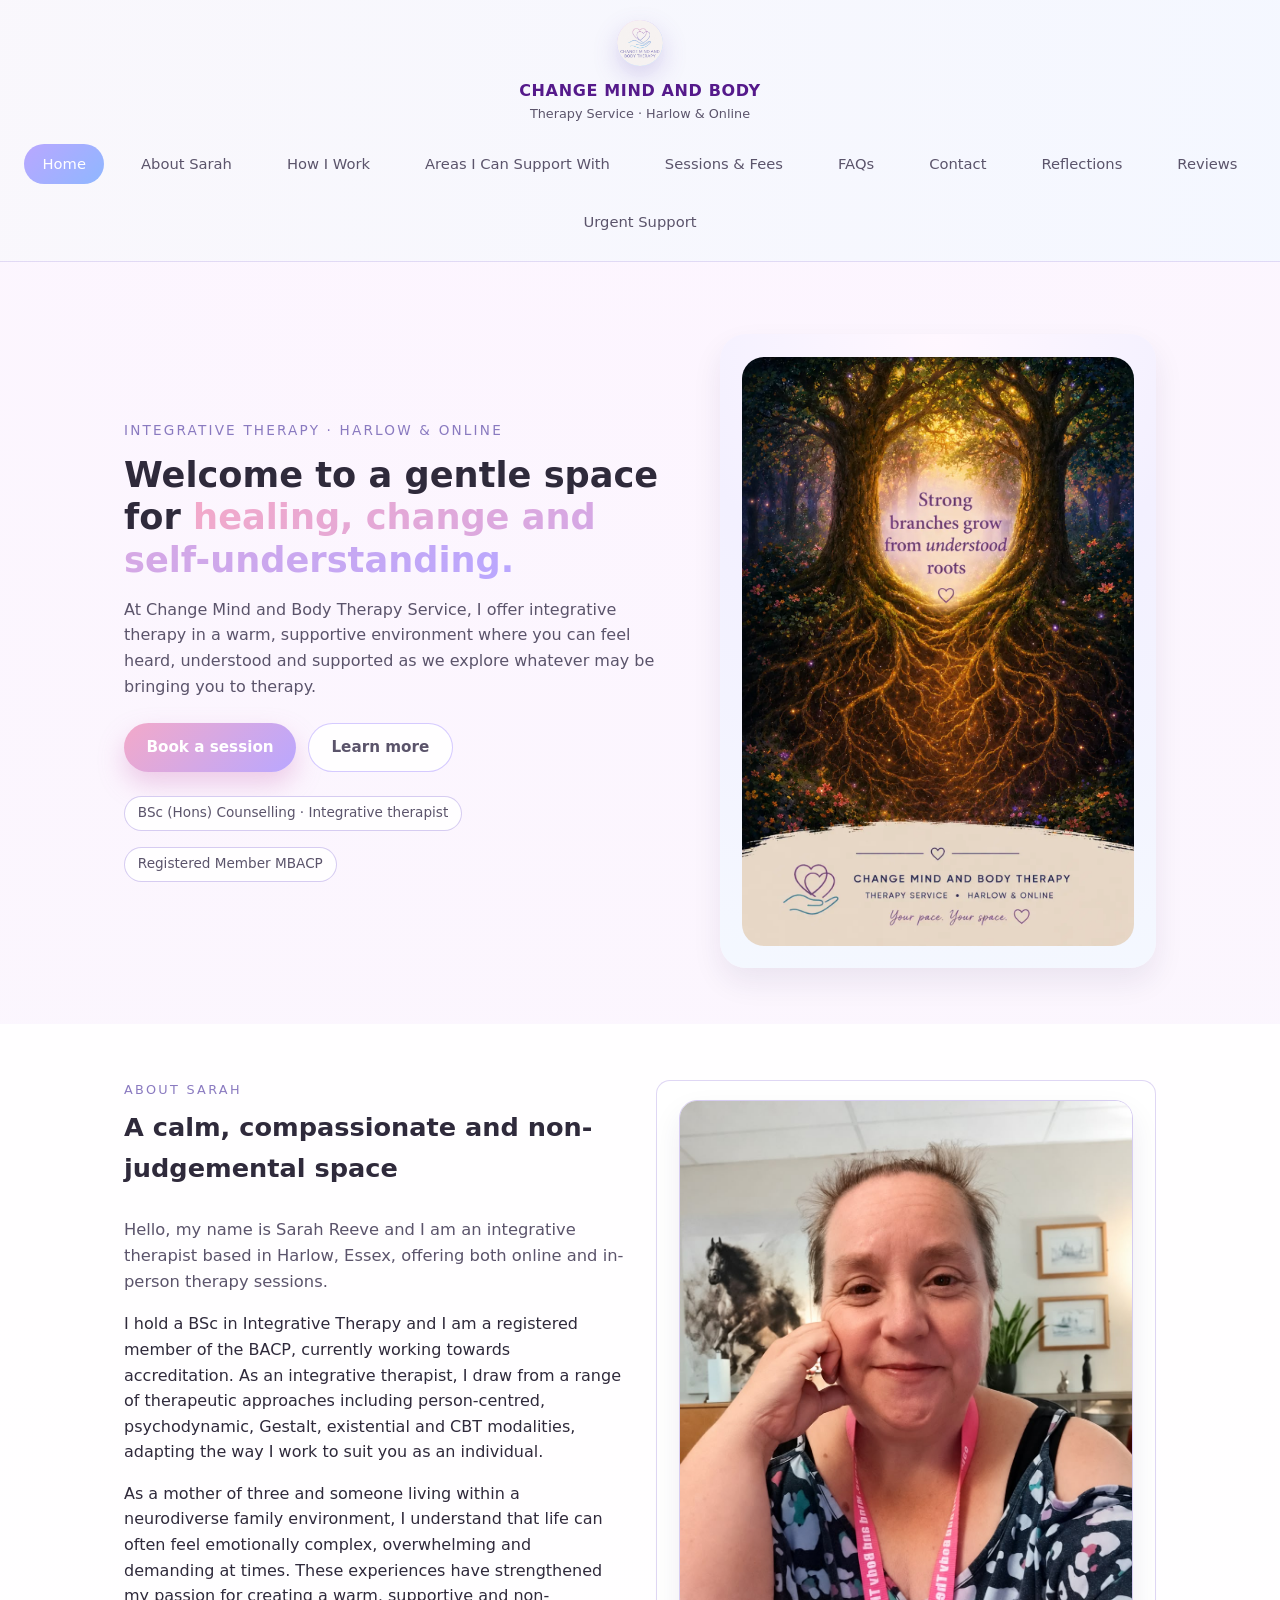
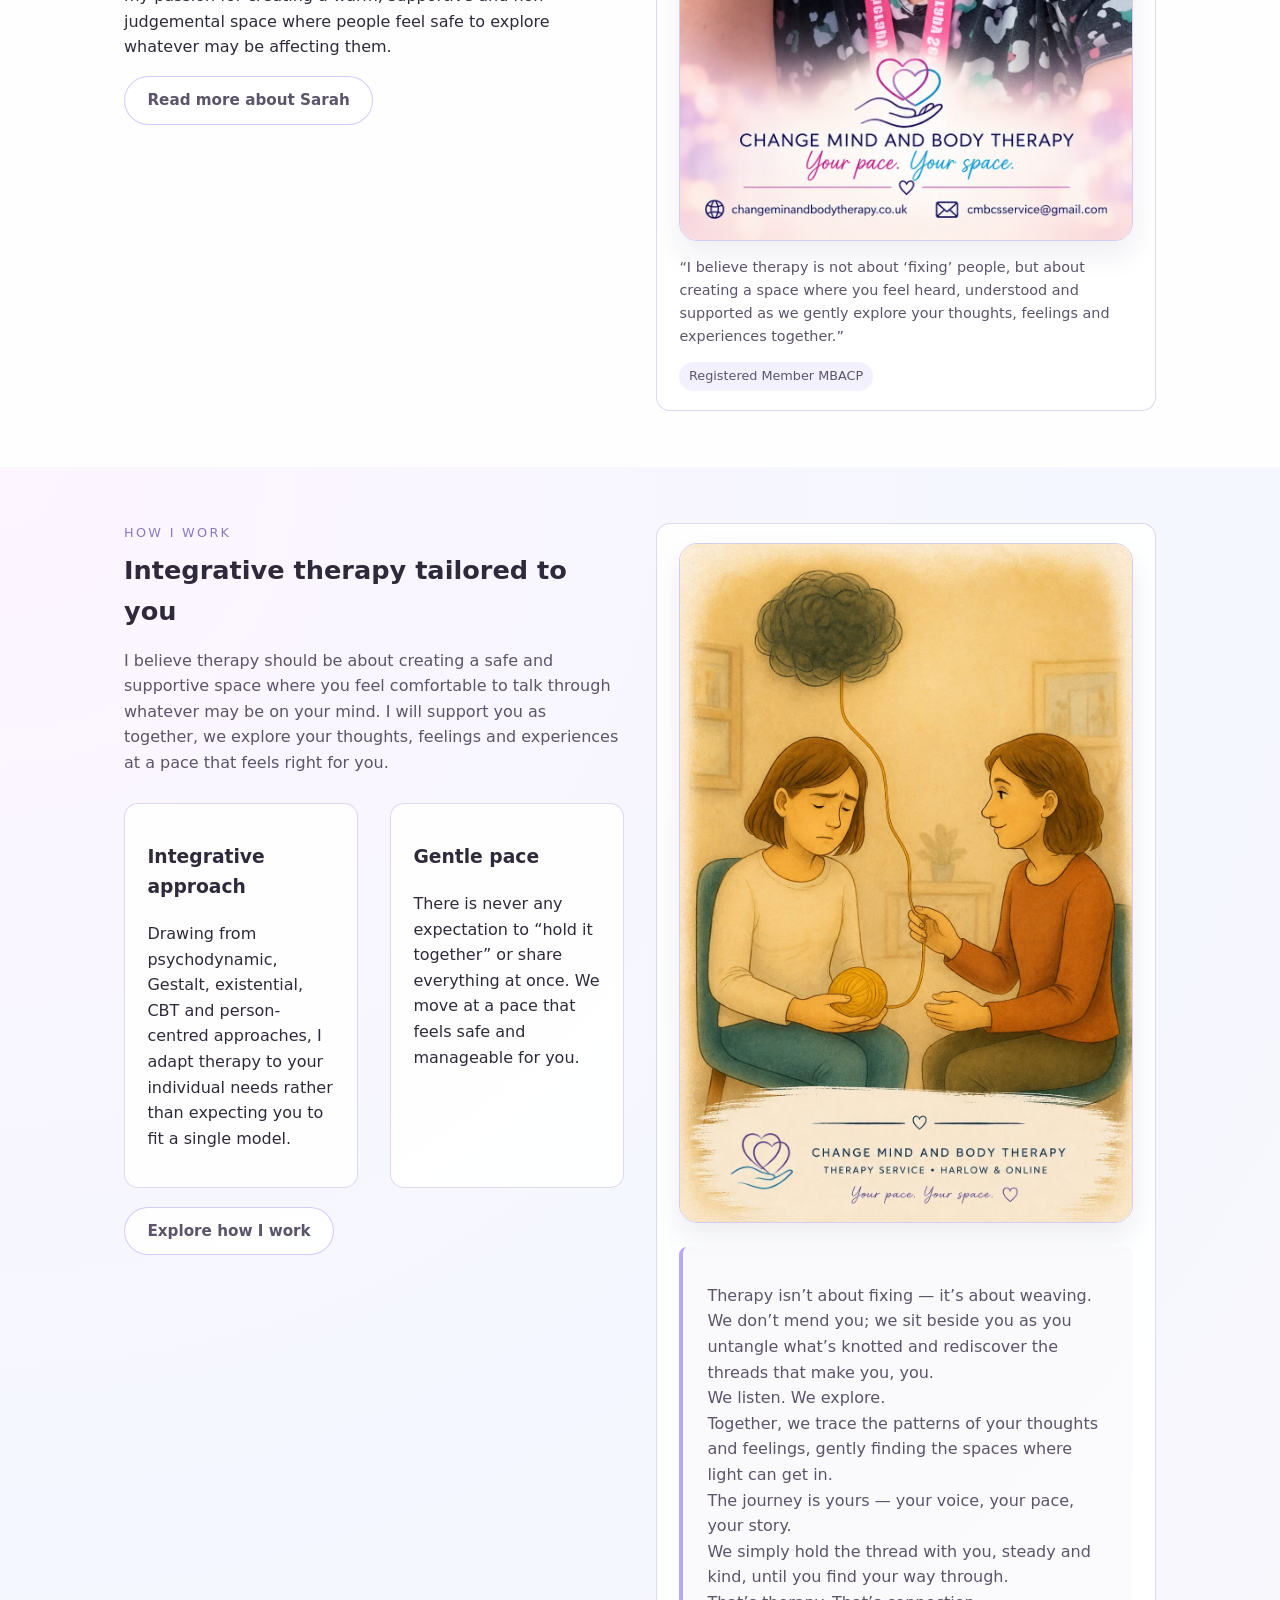
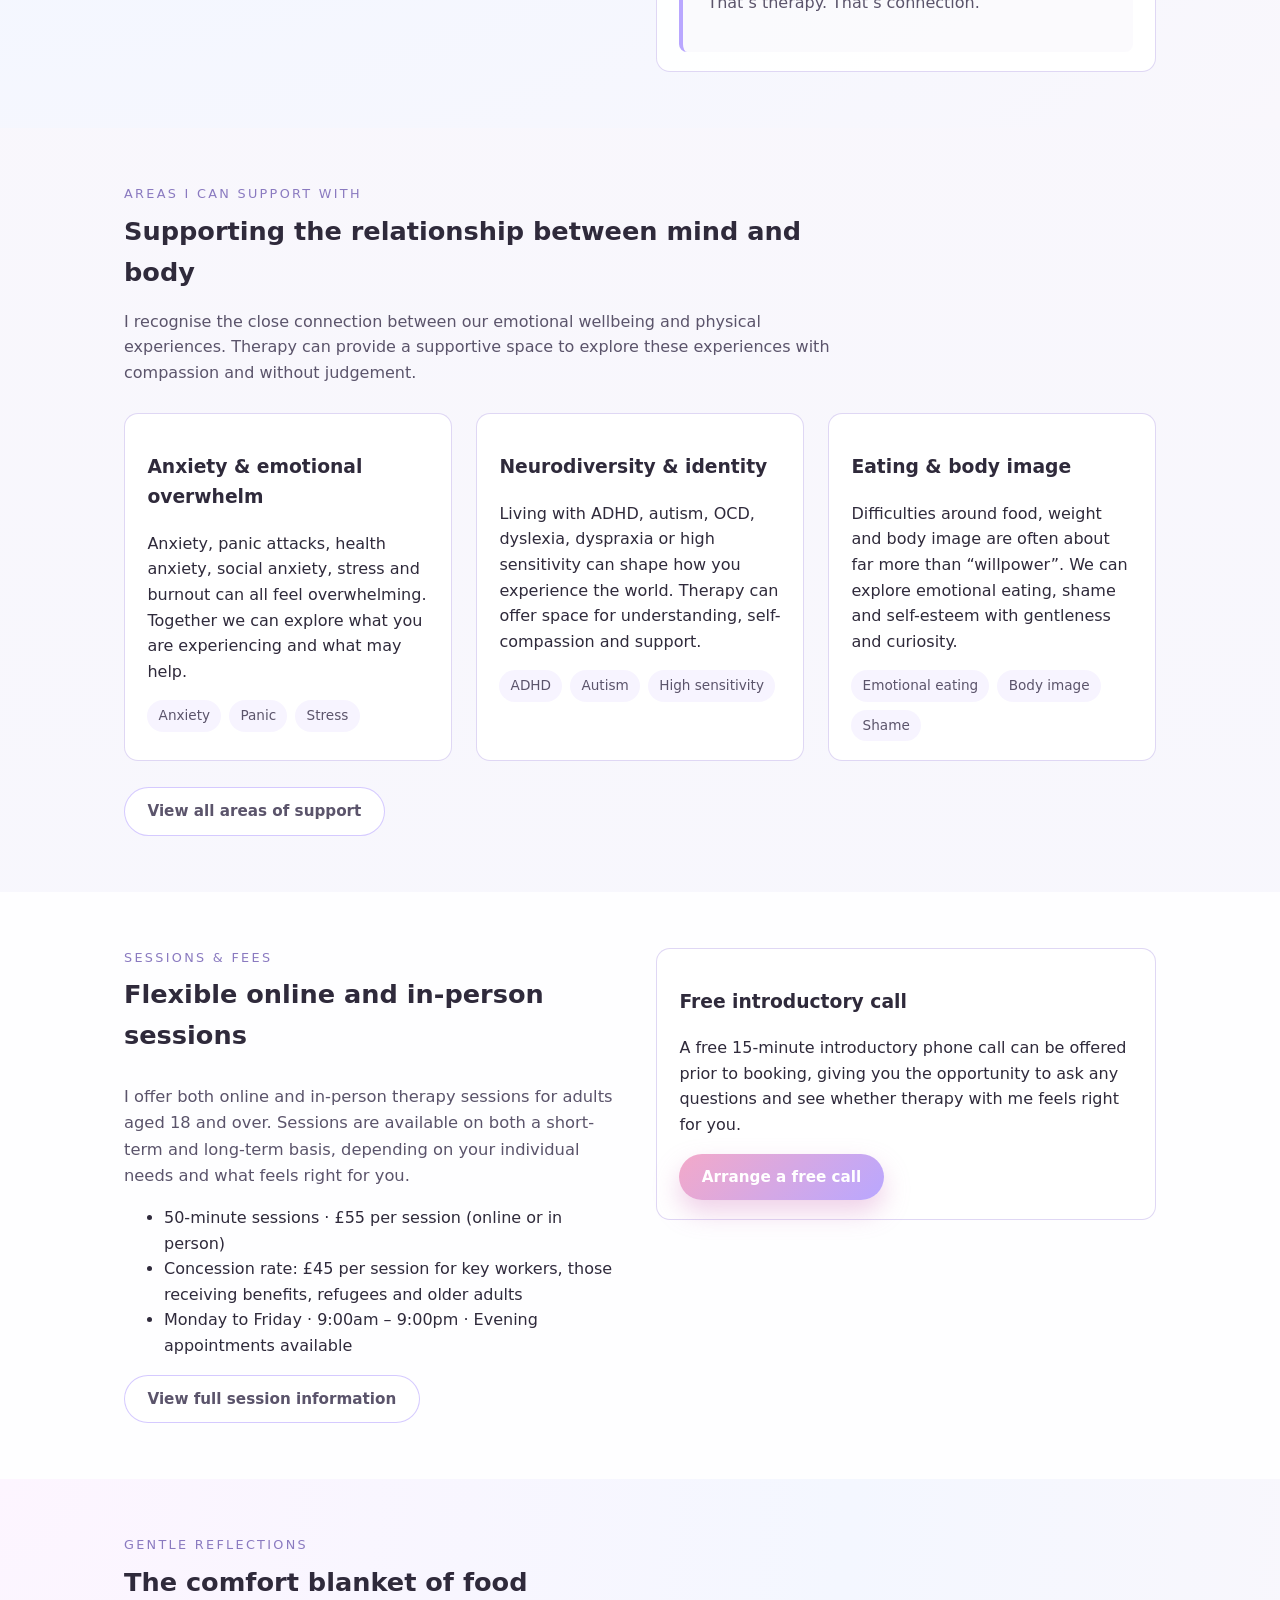
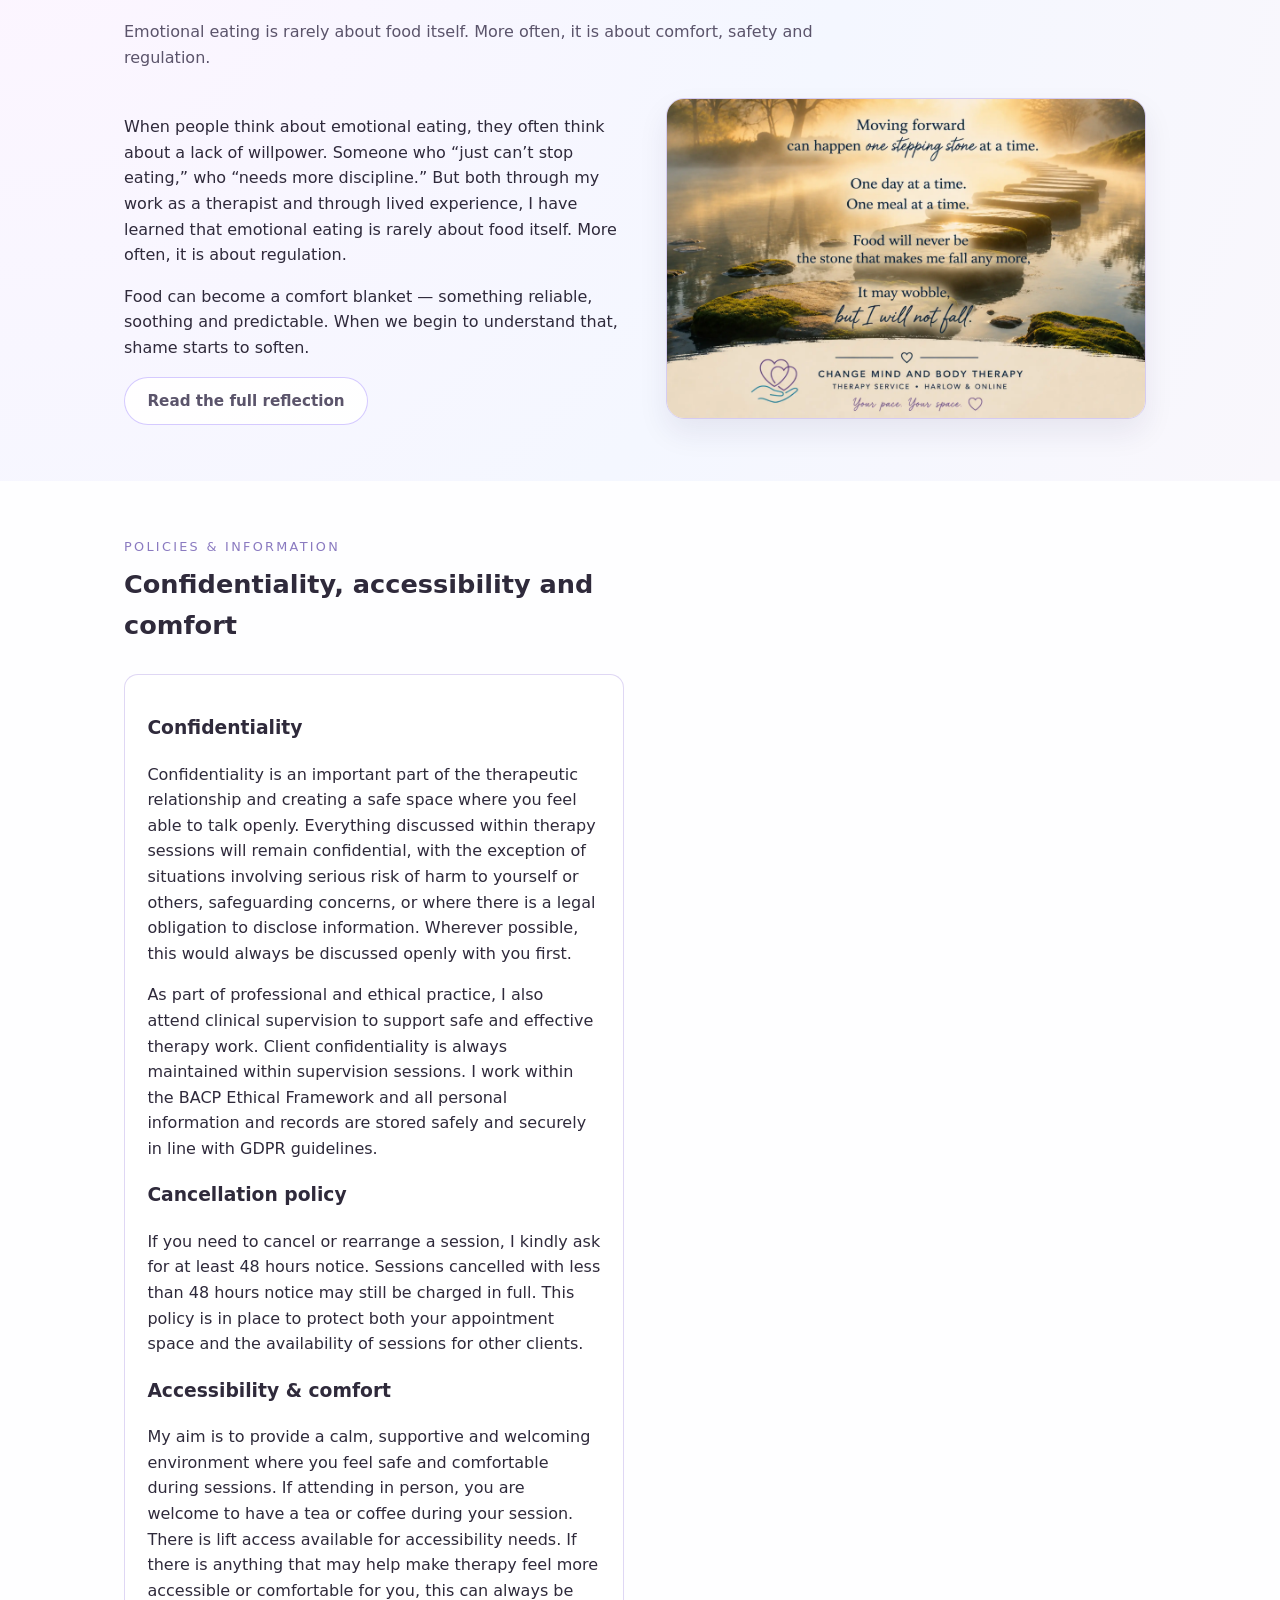
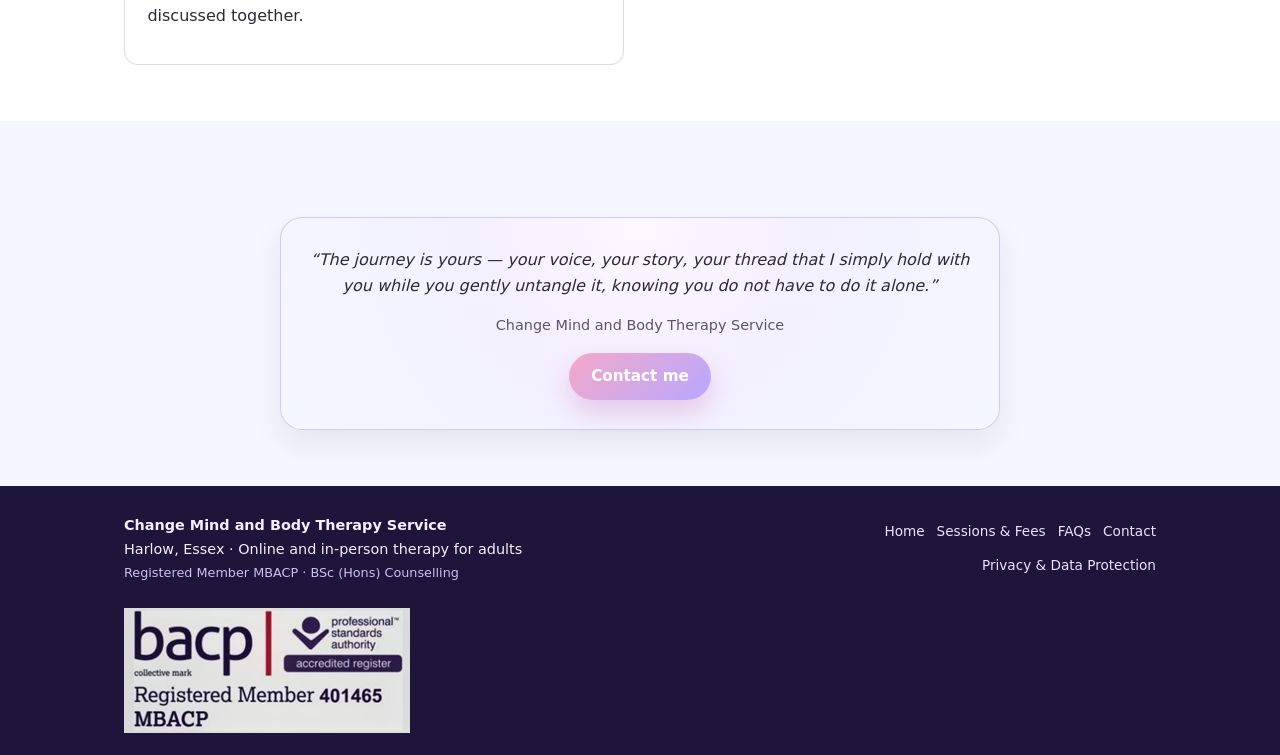
<file: index.html>
<!DOCTYPE html>
<html lang="en">
<head>
  <meta charset="UTF-8" />
  <title>Change Mind and Body Therapy | Home</title>
  <link rel="stylesheet" href="assets/css/styles.css" />
  <meta name="viewport" content="width=device-width, initial-scale=1" />
  <link rel="apple-touch-icon" sizes="180x180" href="/apple-touch-icon.png">
  <link rel="icon" type="image/png" sizes="32x32" href="/favicon-32x32.png">
  <link rel="icon" type="image/png" sizes="16x16" href="/favicon-16x16.png">
  <link rel="manifest" href="/site.webmanifest">

</head>
<body>
<div class="site-wrapper">
  <header class="site-header">
  <div class="header-inner">

    <!-- Branding (logo + text) -->
    <a href="index.html" class="brand">
      <div class="brand-logo">
        <img src="/assets/images/logo-change-mind-and-body.png" alt="Change Mind and Body Therapy logo" />
      </div>
      <div class="brand-text">
        <span class="brand-title">Change Mind and Body</span>
        <span class="brand-subtitle">Therapy Service · Harlow & Online</span>
      </div>
    </a>

    <!-- Mobile nav toggle -->
    <button class="nav-toggle" aria-label="Toggle navigation">
      <span></span><span></span><span></span>
    </button>

    <!-- Navigation -->
    <nav class="site-nav">
      <a href="index.html" class="active">Home</a>
      <a href="about.html">About Sarah</a>
      <a href="how-i-work.html">How I Work</a>
      <a href="areas.html">Areas I Can Support With</a>
      <a href="sessions-fees.html">Sessions &amp; Fees</a>
      <a href="faqs.html">FAQs</a>
      <a href="contact.html">Contact</a>
      <a href="blog.html">Reflections</a>
      <a href="reviews.html">Reviews</a>
      <a href="urgent-support.html">Urgent Support</a>
    </nav>

  </div>
</header>


  <main>
    <!-- Hero -->
    <section class="hero">
      <div class="container hero-inner">
        <div>
          <div class="hero-kicker">Integrative therapy · Harlow &amp; online</div>
          <h1 class="hero-title">
            Welcome to a gentle space for <span>healing, change and self-understanding.</span>
          </h1>
          <p class="hero-text">
            At Change Mind and Body Therapy Service, I offer integrative therapy in a warm, supportive environment
            where you can feel heard, understood and supported as we explore whatever may be bringing you to therapy.
          </p>
          <div class="hero-actions">
            <a href="contact.html" class="btn btn-primary">Book a session</a>
            <a href="how-i-work.html" class="btn btn-outline">Learn more</a>
          </div>
          <div class="hero-meta">
            <span class="hero-meta-pill">BSc (Hons) Counselling · Integrative therapist</span>
            <span class="hero-meta-pill">Registered Member MBACP</span>
          </div>
        </div>
        <div class="hero-visual">
          <div class="hero-card">
            <img
              src="assets/images/tree-quote.webp"
              alt="Two trees with intertwined glowing roots in a peaceful forest"
              class="hero-main-image"
            />
          </div>
        </div>
      </div>
    </section>

    <!-- About preview -->
    <section class="section section-alt">
      <div class="container grid-two">
        <div>
          <div class="section-header">
            <div class="section-kicker">About Sarah</div>
            <h2 class="section-title">A calm, compassionate and non-judgemental space</h2>
          </div>
          <p class="lead">
            Hello, my name is Sarah Reeve and I am an integrative therapist based in Harlow, Essex,
            offering both online and in-person therapy sessions.
          </p>
          <p>
            I hold a BSc in Integrative Therapy and I am a registered member of the BACP, currently working towards
            accreditation. As an integrative therapist, I draw from a range of therapeutic approaches including
            person-centred, psychodynamic, Gestalt, existential and CBT modalities, adapting the way I work to suit you
            as an individual.
          </p>
          <p>
            As a mother of three and someone living within a neurodiverse family environment, I understand that life can
            often feel emotionally complex, overwhelming and demanding at times. These experiences have strengthened my
            passion for creating a warm, supportive and non-judgemental space where people feel safe to explore whatever
            may be affecting them.
          </p>
          <a href="about.html" class="btn btn-outline">Read more about Sarah</a>
        </div>
        <div>
          <div class="card-soft">
            <img
              src="assets/images/new-profile.jpeg"
              alt="Portrait of therapist Sarah outdoors in soft sunlight"
              class="img-soft"
            />
            <p style="margin-top: 0.9rem; font-size: 0.9rem; color: var(--text-soft);">
              “I believe therapy is not about ‘fixing’ people, but about creating a space where you feel heard,
              understood and supported as we gently explore your thoughts, feelings and experiences together.”
            </p>
            <div class="badge-inline">
              <span>Registered Member MBACP</span>
            </div>
          </div>
        </div>
      </div>
    </section>

    <!-- How I work preview -->
    <section class="section section-soft">
      <div class="container grid-two">
        <div>
          <div class="section-header">
            <div class="section-kicker">How I work</div>
            <h2 class="section-title">Integrative therapy tailored to you</h2>
            <p class="section-intro">
              I believe therapy should be about creating a safe and supportive space where you feel comfortable to talk
              through whatever may be on your mind. I will support you as together, we explore your thoughts, feelings
              and experiences at a pace that feels right for you.
            </p>
          </div>
          <div class="grid-two">
            <div class="card-soft">
              <h3>Integrative approach</h3>
              <p>
                Drawing from psychodynamic, Gestalt, existential, CBT and person-centred approaches, I adapt therapy to
                your individual needs rather than expecting you to fit a single model.
              </p>
            </div>
            <div class="card-soft">
              <h3>Gentle pace</h3>
              <p>
                There is never any expectation to “hold it together” or share everything at once. We move at a pace that
                feels safe and manageable for you.
              </p>
            </div>
          </div>
          <a href="how-i-work.html" class="btn btn-outline" style="margin-top: 1.2rem;">Explore how I work</a>
        </div>
        <div>
          <div class="card-soft">
            <img
              src="assets/images/thread-illustration.jpeg"
              alt="Illustration of two people with a shared thread of yarn representing therapy"
              class="img-soft"
            />
            <div class="therapy-quote">
              <p>
                Therapy isn’t about fixing — it’s about weaving.<br>
                We don’t mend you; we sit beside you as you untangle what’s knotted and rediscover the threads that make you, you.<br>
                We listen. We explore.<br>
                Together, we trace the patterns of your thoughts and feelings, gently finding the spaces where light can get in.<br>
                The journey is yours — your voice, your pace, your story.<br>
                We simply hold the thread with you, steady and kind, until you find your way through.<br>
                That’s therapy. That’s connection.
              </p>
            </div>
          </div>
        </div>
      </div>
    </section>

    <!-- Areas I can support with preview -->
    <section class="section">
      <div class="container">
        <div class="section-header">
          <div class="section-kicker">Areas I can support with</div>
          <h2 class="section-title">Supporting the relationship between mind and body</h2>
          <p class="section-intro">
            I recognise the close connection between our emotional wellbeing and physical experiences. Therapy can
            provide a supportive space to explore these experiences with compassion and without judgement.
          </p>
        </div>

        <div class="grid-three">
          <div class="card-soft">
            <h3>Anxiety &amp; emotional overwhelm</h3>
            <p>
              Anxiety, panic attacks, health anxiety, social anxiety, stress and burnout can all feel overwhelming.
              Together we can explore what you are experiencing and what may help.
            </p>
            <div class="tag-list">
              <span class="tag">Anxiety</span>
              <span class="tag">Panic</span>
              <span class="tag">Stress</span>
            </div>
          </div>
          <div class="card-soft">
            <h3>Neurodiversity &amp; identity</h3>
            <p>
              Living with ADHD, autism, OCD, dyslexia, dyspraxia or high sensitivity can shape how you experience the
              world. Therapy can offer space for understanding, self-compassion and support.
            </p>
            <div class="tag-list">
              <span class="tag">ADHD</span>
              <span class="tag">Autism</span>
              <span class="tag">High sensitivity</span>
            </div>
          </div>
          <div class="card-soft">
            <h3>Eating &amp; body image</h3>
            <p>
              Difficulties around food, weight and body image are often about far more than “willpower”. We can explore
              emotional eating, shame and self-esteem with gentleness and curiosity.
            </p>
            <div class="tag-list">
              <span class="tag">Emotional eating</span>
              <span class="tag">Body image</span>
              <span class="tag">Shame</span>
            </div>
          </div>
        </div>

        <a href="areas.html" class="btn btn-outline" style="margin-top: 1.6rem;">View all areas of support</a>
      </div>
    </section>

    <!-- Sessions & fees preview -->
    <section class="section section-alt">
      <div class="container grid-two">
        <div>
          <div class="section-header">
            <div class="section-kicker">Sessions &amp; fees</div>
            <h2 class="section-title">Flexible online and in-person sessions</h2>
          </div>
          <p class="lead">
            I offer both online and in-person therapy sessions for adults aged 18 and over. Sessions are available on
            both a short-term and long-term basis, depending on your individual needs and what feels right for you.
          </p>
          <ul>
            <li>50-minute sessions · £55 per session (online or in person)</li>
            <li>Concession rate: £45 per session for key workers, those receiving benefits, refugees and older adults</li>
            <li>Monday to Friday · 9:00am – 9:00pm · Evening appointments available</li>
          </ul>
          <a href="sessions-fees.html" class="btn btn-outline">View full session information</a>
        </div>
        <div>
          <div class="card-soft">
            <h3>Free introductory call</h3>
            <p>
              A free 15-minute introductory phone call can be offered prior to booking, giving you the opportunity to
              ask any questions and see whether therapy with me feels right for you.
            </p>
            <a href="contact.html" class="btn btn-primary">Arrange a free call</a>
          </div>
        </div>
      </div>
    </section>

    <!-- Blog feature: The comfort blanket of food -->
    <section class="section section-soft" id="featured-reflection">
      <div class="container">
        <div class="section-header">
          <div class="section-kicker">Gentle reflections</div>
          <h2 class="section-title">The comfort blanket of food</h2>
          <p class="section-intro">
            Emotional eating is rarely about food itself. More often, it is about comfort, safety and regulation.
          </p>
        </div>
        <div class="grid-two">
          <div>
            <p>
              When people think about emotional eating, they often think about a lack of willpower. Someone who “just
              can’t stop eating,” who “needs more discipline.” But both through my work as a therapist and through lived
              experience, I have learned that emotional eating is rarely about food itself. More often, it is about
              regulation.
            </p>
            <p>
              Food can become a comfort blanket — something reliable, soothing and predictable. When we begin to
              understand that, shame starts to soften.
            </p>
            <a href="blog.html" class="btn btn-outline">Read the full reflection</a>
          </div>
          <div>
            <img
              src="assets/images/stepping-stones-quote.webp"
              alt="Stepping stones across water with a gentle quote about moving forward"
              class="img-soft"
            />
          </div>
        </div>
      </div>
    </section>

    <!-- Policies & information + client feedback -->
    <section class="section section-alt" id="policies">
      <div class="container grid-two">
        <div>
          <div class="section-header">
            <div class="section-kicker">Policies &amp; information</div>
            <h2 class="section-title">Confidentiality, accessibility and comfort</h2>
          </div>
          <div class="card-soft">
            <h3>Confidentiality</h3>
            <p>
              Confidentiality is an important part of the therapeutic relationship and creating a safe space where you
              feel able to talk openly. Everything discussed within therapy sessions will remain confidential, with the
              exception of situations involving serious risk of harm to yourself or others, safeguarding concerns, or
              where there is a legal obligation to disclose information. Wherever possible, this would always be
              discussed openly with you first.
            </p>
            <p>
              As part of professional and ethical practice, I also attend clinical supervision to support safe and
              effective therapy work. Client confidentiality is always maintained within supervision sessions. I work
              within the BACP Ethical Framework and all personal information and records are stored safely and securely
              in line with GDPR guidelines.
            </p>
            <h3>Cancellation policy</h3>
            <p>
              If you need to cancel or rearrange a session, I kindly ask for at least 48 hours notice. Sessions
              cancelled with less than 48 hours notice may still be charged in full. This policy is in place to protect
              both your appointment space and the availability of sessions for other clients.
            </p>
            <h3>Accessibility &amp; comfort</h3>
            <p>
              My aim is to provide a calm, supportive and welcoming environment where you feel safe and comfortable
              during sessions. If attending in person, you are welcome to have a tea or coffee during your session.
              There is lift access available for accessibility needs. If there is anything that may help make therapy
              feel more accessible or comfortable for you, this can always be discussed together.
            </p>
          </div>
        </div>
      </div>
    </section>

    <!-- Ending quote -->
    <section class="section">
      <div class="container">
        <div class="quote-block">
          <p>
            “The journey is yours — your voice, your story, your thread that I simply hold with you while you gently
            untangle it, knowing you do not have to do it alone.”
          </p>
          <div class="quote-attrib">Change Mind and Body Therapy Service</div>
          <a href="contact.html" class="btn btn-primary" style="margin-top: 1rem;">Contact me</a>
        </div>
      </div>
    </section>
  </main>

  <footer class="site-footer">
    <div class="footer-inner">
      <div class="footer-brand">
        <strong>Change Mind and Body Therapy Service</strong><br />
        Harlow, Essex · Online and in-person therapy for adults<br />
        <span class="footer-meta">Registered Member MBACP · BSc (Hons) Counselling</span>
      </div>
      <div class="footer-links">
        <a href="index.html">Home</a>
        <a href="sessions-fees.html">Sessions &amp; Fees</a>
        <a href="faqs.html">FAQs</a>
        <a href="contact.html">Contact</a>
        <a href="sessions-fees.html#privacy-and-data-protection">Privacy &amp; Data Protection</a>
      </div>
      <div class="footer-accreditation">
        <img src="assets/images/bacp-badge.png" alt="BACP Registered Member" />
      </div>
    </div>
  </footer>
</div>
<div id="formSuccessOverlay" class="overlay hidden">
  <div class="overlay-content">
    <h3>Thank you for your feedback</h3>
    <p>Your message has been sent successfully.</p>
  </div>
</div>

<script src="assets/js/main.js" defer></script>
<script src="https://identity.netlify.com/v1/netlify-identity-widget.js"></script>

</body>
</html>
</file>
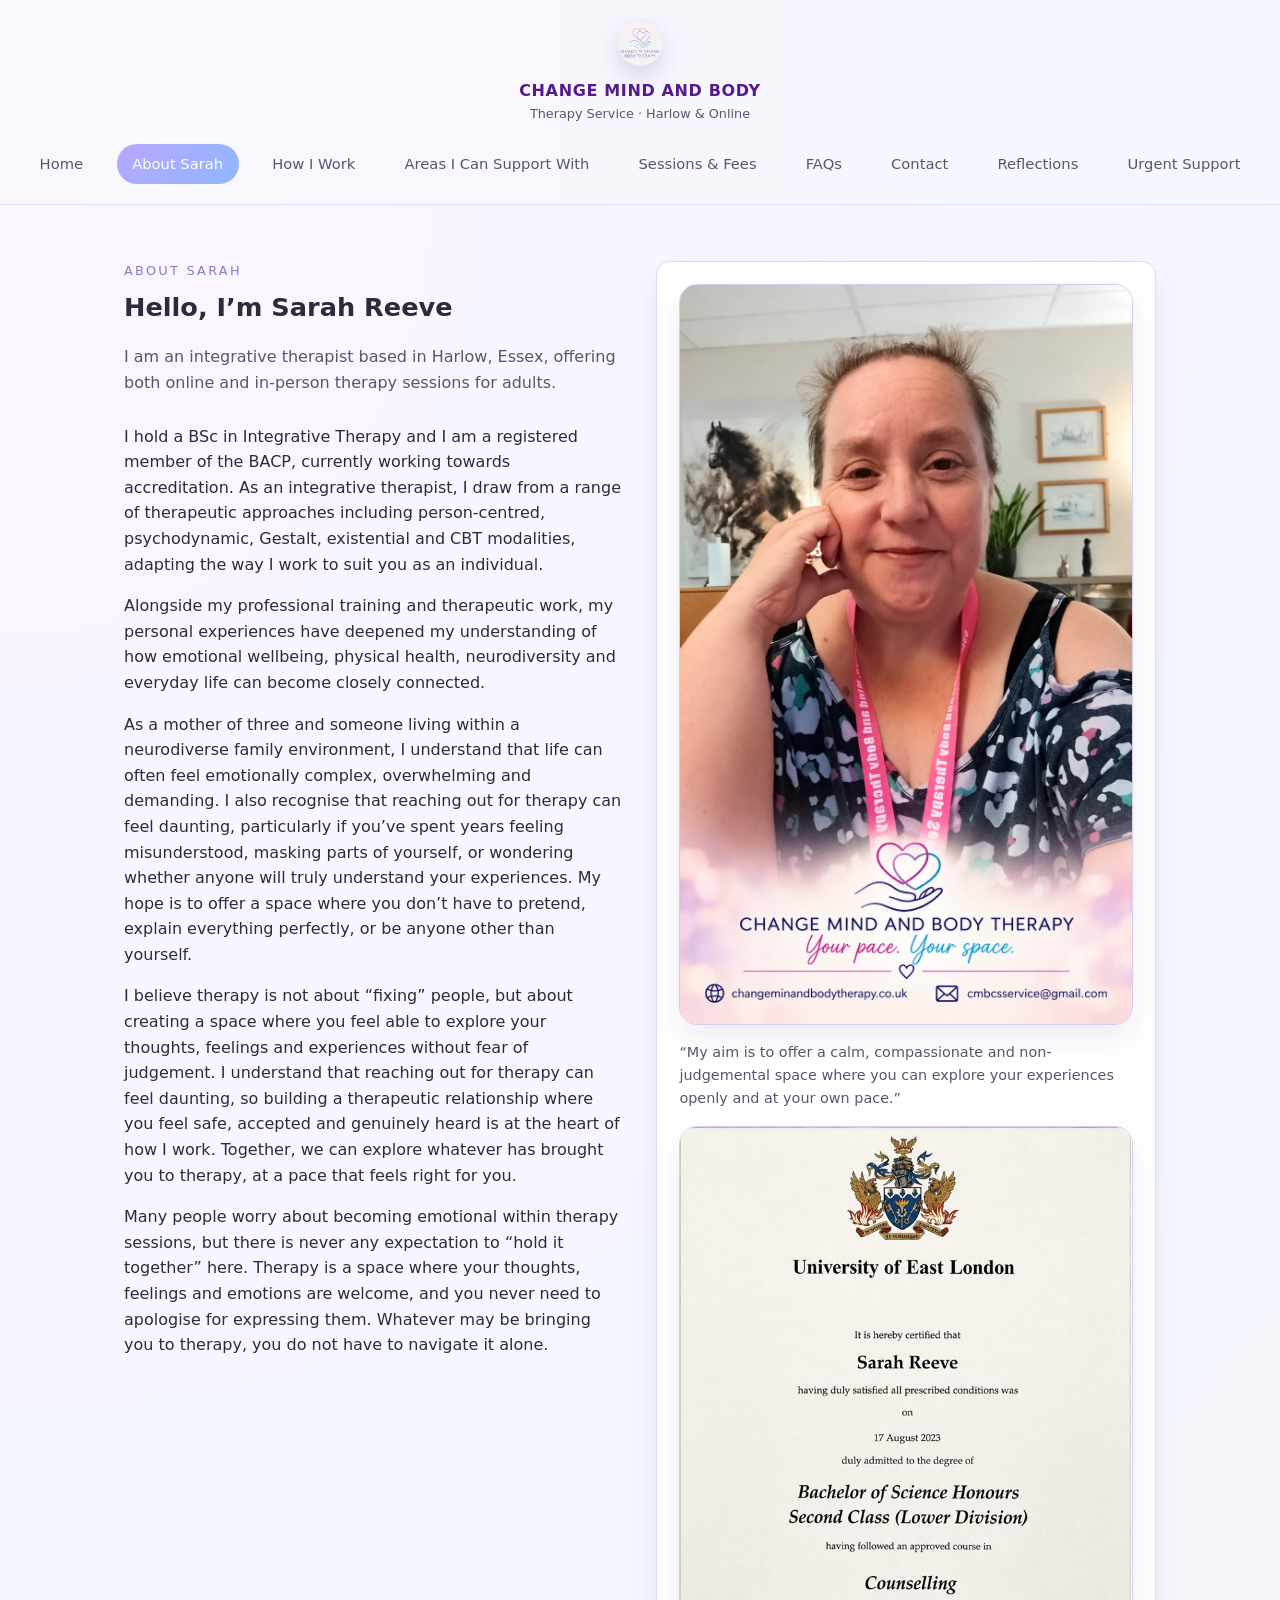
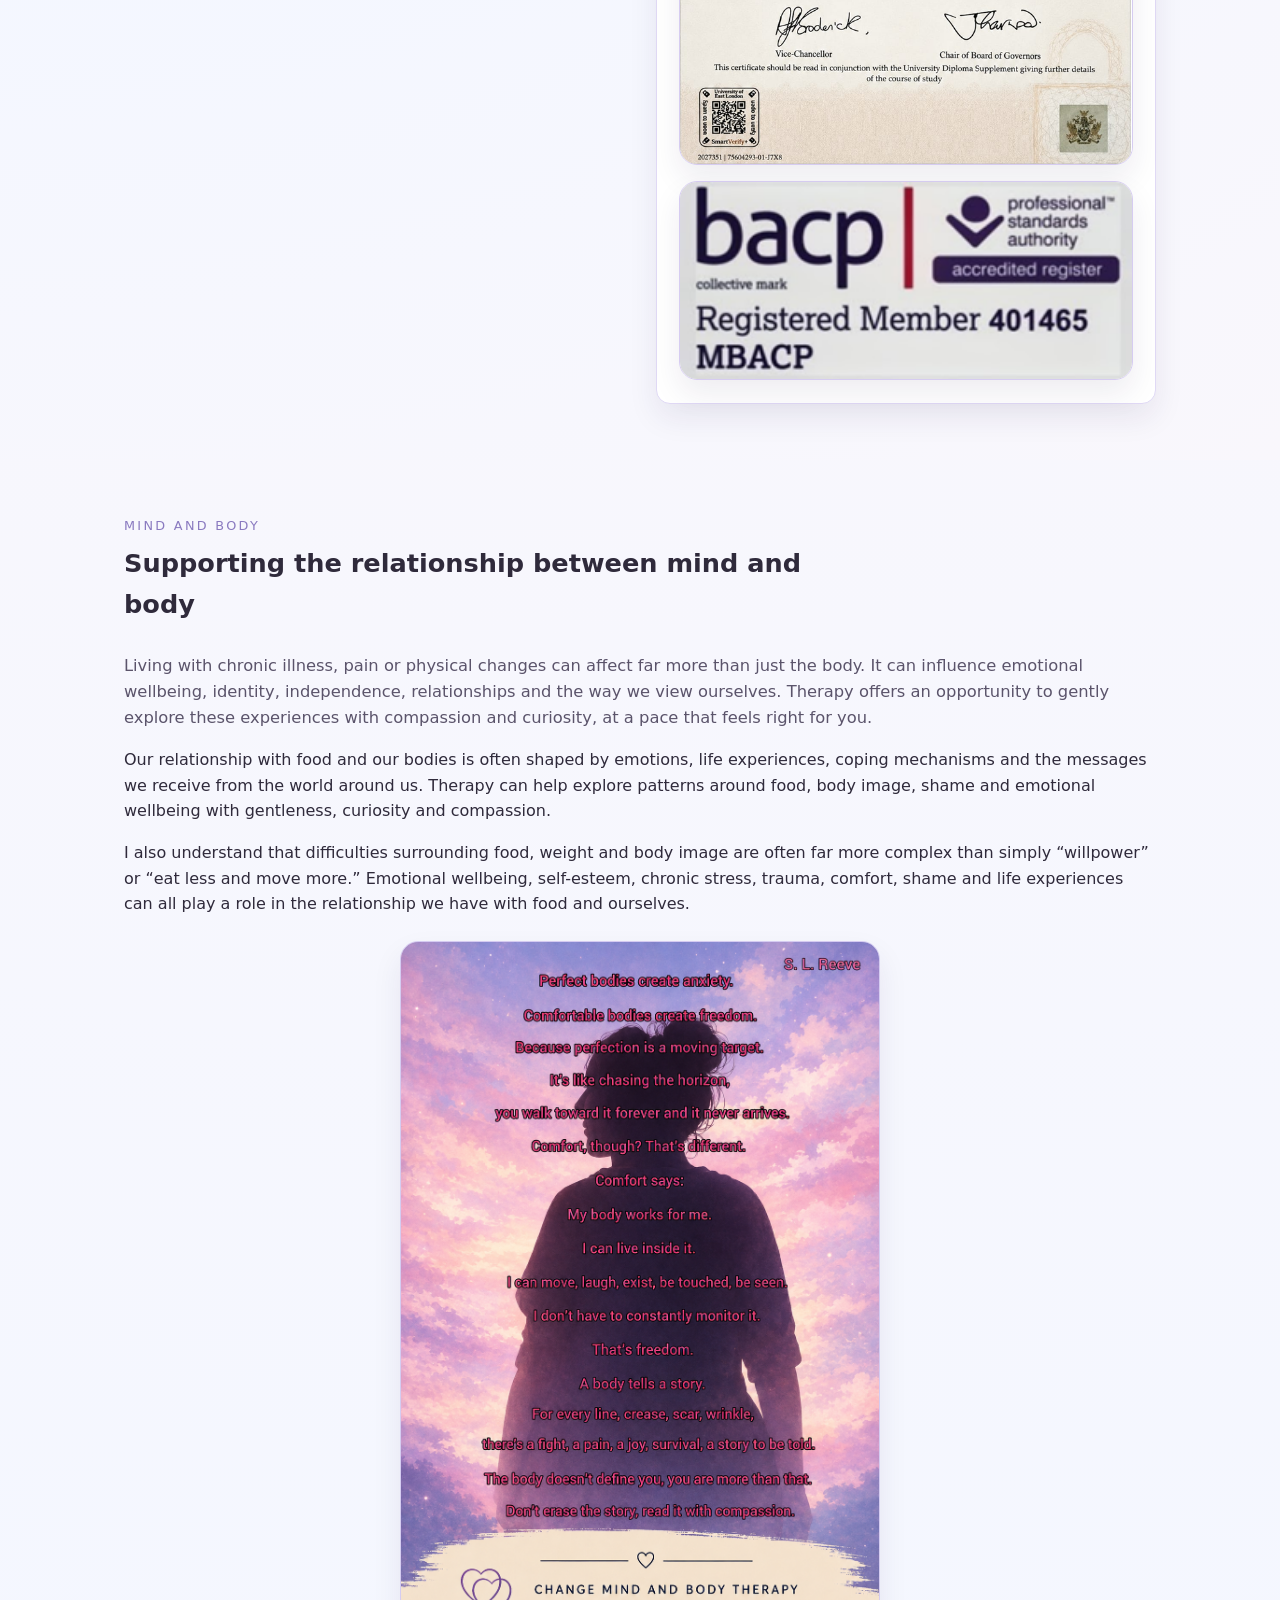
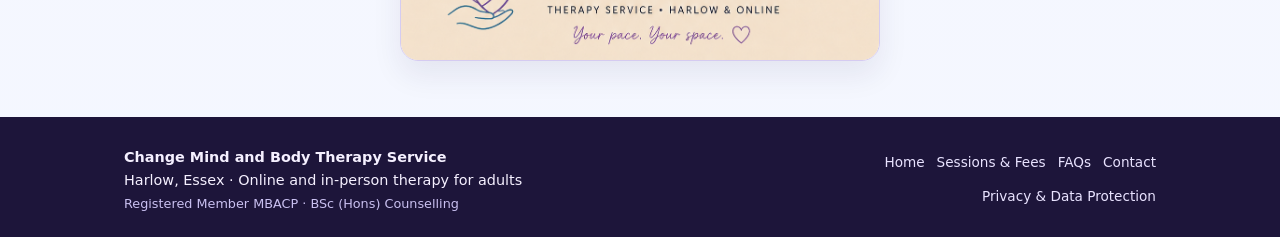
<file: about.html>
<!DOCTYPE html>
<html lang="en">
<head>
  <meta charset="UTF-8" />
  <title>About Sarah | Change Mind and Body Therapy</title>
  <meta name="viewport" content="width=device-width, initial-scale=1" />
  <link rel="stylesheet" href="assets/css/styles.css" />
</head>
<body>
<div class="site-wrapper">
  <header class="site-header">
  <div class="header-inner">

    <!-- Branding (logo + text) -->
    <a href="index.html" class="brand">
      <div class="brand-logo">
        <img src="assets/images/logo-change-mind-and-body.png" alt="Change Mind and Body Therapy logo" />
      </div>
      <div class="brand-text">
        <span class="brand-title">Change Mind and Body</span>
        <span class="brand-subtitle">Therapy Service · Harlow & Online</span>
      </div>
    </a>

    <!-- Mobile nav toggle -->
    <button class="nav-toggle" aria-label="Toggle navigation">
      <span></span><span></span><span></span>
    </button>

    <!-- Navigation -->
    <nav class="site-nav">
      <a href="index.html">Home</a>
      <a href="about.html" class="active">About Sarah</a>
      <a href="how-i-work.html">How I Work</a>
      <a href="areas.html">Areas I Can Support With</a>
      <a href="sessions-fees.html">Sessions &amp; Fees</a>
      <a href="faqs.html">FAQs</a>
      <a href="contact.html">Contact</a>
      <a href="blog.html">Reflections</a>
      <a href="urgent-support.html">Urgent Support</a>
    </nav>

  </div>
</header>

  <main>
    <section class="section section-soft">
      <div class="container grid-two">
        <div>
          <div class="section-header">
            <div class="section-kicker">About Sarah</div>
            <h1 class="section-title">Hello, I’m Sarah Reeve</h1>
            <p class="section-intro">
              I am an integrative therapist based in Harlow, Essex, offering both online and in-person therapy sessions
              for adults.
            </p>
          </div>
          <p>
            I hold a BSc in Integrative Therapy and I am a registered member of the BACP, currently working towards
            accreditation. As an integrative therapist, I draw from a range of therapeutic approaches including
            person-centred, psychodynamic, Gestalt, existential and CBT modalities, adapting the way I work to suit you
            as an individual.
          </p>
          <p>
            Alongside my professional training and therapeutic work, my personal experiences have deepened my
            understanding of how emotional wellbeing, physical health, neurodiversity and everyday life can become
            closely connected.
          </p>
          <p>
            As a mother of three and someone living within a neurodiverse family environment, I understand that life can often feel emotionally complex, overwhelming and demanding. I also recognise that reaching out for therapy can feel daunting, particularly if you’ve spent years feeling misunderstood, masking parts of yourself, or wondering whether anyone will truly understand your experiences. My hope is to offer a space where you don’t have to pretend, explain everything perfectly, or be anyone other than yourself.
          </p>
          <p>
            I believe therapy is not about “fixing” people, but about creating a space where you feel able to explore your thoughts, feelings and experiences without fear of judgement. I understand that reaching out for therapy can feel daunting, so building a therapeutic relationship where you feel safe, accepted and genuinely heard is at the heart of how I work. Together, we can explore whatever has brought you to therapy, at a pace that feels right for you.
          </p>
          <p>
            Many people worry about becoming emotional within therapy sessions, but there is never any expectation to
            “hold it together” here. Therapy is a space where your thoughts, feelings and emotions are welcome, and you
            never need to apologise for expressing them. Whatever may be bringing you to therapy, you do not have to
            navigate it alone.
          </p>
        </div>
        <div>
          <div class="card">
            <img
              src="assets/images/new-profile.jpeg"
              alt="Portrait of therapist Sarah outdoors in soft sunlight"
              class="img-soft"
            />
            <p style="margin-top: 1rem; font-size: 0.9rem; color: var(--text-soft);">
              “My aim is to offer a calm, compassionate and non-judgemental space where you can explore your experiences
              openly and at your own pace.”
            </p>
            <img
              src="assets/images/degree-certificate.png"
              alt="BSc (Hons) Counselling degree certificate"
              class="img-soft"
              style="margin-top: 1rem;"
            />
            <img
              src="assets/images/bacp-badge.png"
              alt="BACP registered member badge"
              class="img-soft"
              style="margin-top: 1rem;"
            />
          </div>
        </div>
      </div>
    </section>

    <section class="section">
      <div class="container">
        <div class="section-header">
          <div class="section-kicker">Mind and body</div>
          <h2 class="section-title">Supporting the relationship between mind and body</h2>
        </div>
        <p class="lead">
          Living with chronic illness, pain or physical changes can affect far more than just the body. It can influence emotional wellbeing, identity, independence, relationships and the way we view ourselves. Therapy offers an opportunity to gently explore these experiences with compassion and curiosity, at a pace that feels right for you.
        </p>
        <p>
          Our relationship with food and our bodies is often shaped by emotions, life experiences, coping mechanisms and
          the messages we receive from the world around us. Therapy can help explore patterns around food, body image,
          shame and emotional wellbeing with gentleness, curiosity and compassion.
        </p>
        <p>
          I also understand that difficulties surrounding food, weight and body image are often far more complex than
          simply “willpower” or “eat less and move more.” Emotional wellbeing, self-esteem, chronic stress, trauma,
          comfort, shame and life experiences can all play a role in the relationship we have with food and ourselves.
        </p>
        <img
          src="assets/images/body-comfort-poem.png"
          alt="Artwork with a poem about body comfort and self-acceptance"
          class="img-soft"
          style="margin-top: 1.5rem;"
        />
      </div>
    </section>
  </main>

  <footer class="site-footer">
    <div class="footer-inner">
      <div class="footer-brand">
        <strong>Change Mind and Body Therapy Service</strong><br />
        Harlow, Essex · Online and in-person therapy for adults<br />
        <span class="footer-meta">Registered Member MBACP · BSc (Hons) Counselling</span>
      </div>
      <div class="footer-links">
        <a href="index.html">Home</a>
        <a href="sessions-fees.html">Sessions &amp; Fees</a>
        <a href="faqs.html">FAQs</a>
        <a href="contact.html">Contact</a>
        <a href="sessions-fees.html#privacy-and-data-protection">Privacy &amp; Data Protection</a>
      </div>
    </div>
  </footer>
</div>
<script src="https://identity.netlify.com/v1/netlify-identity-widget.js"></script>
<script src="assets/js/main.js"></script>
</body>
</html>
</file>
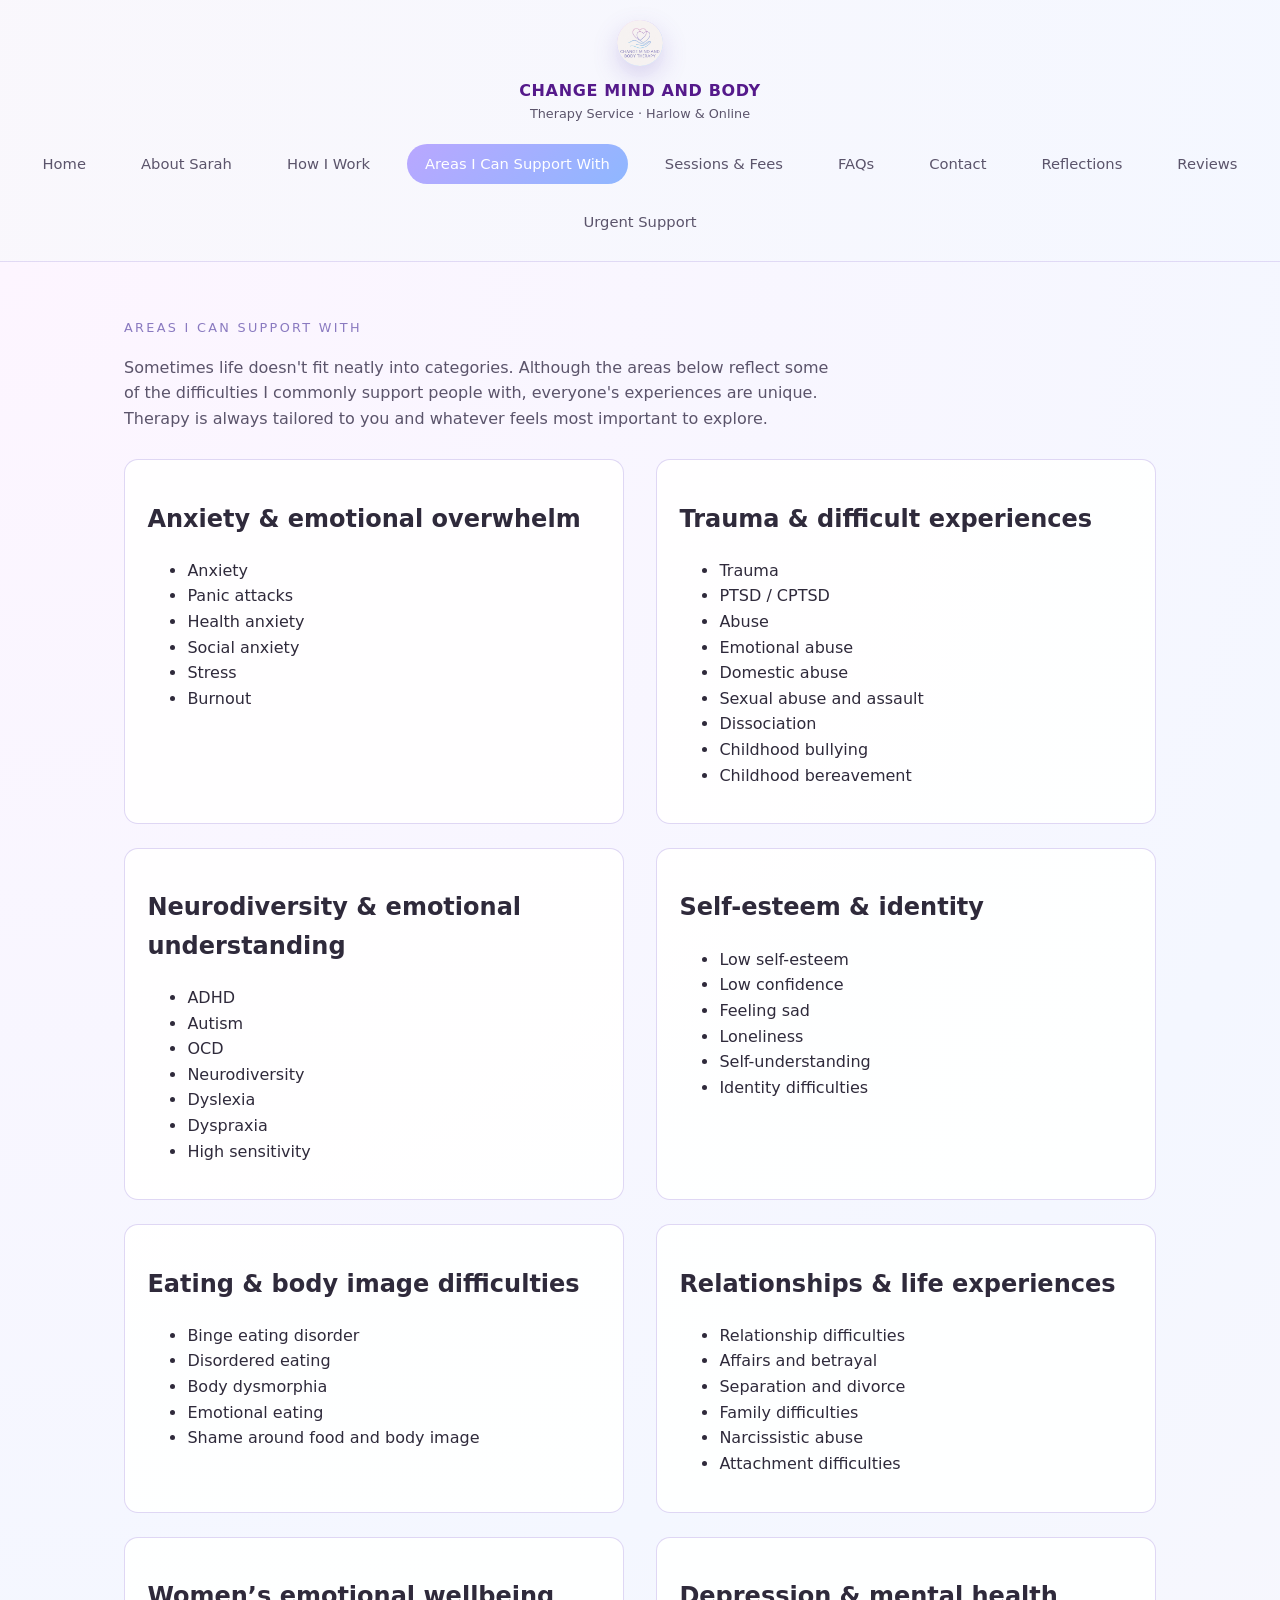
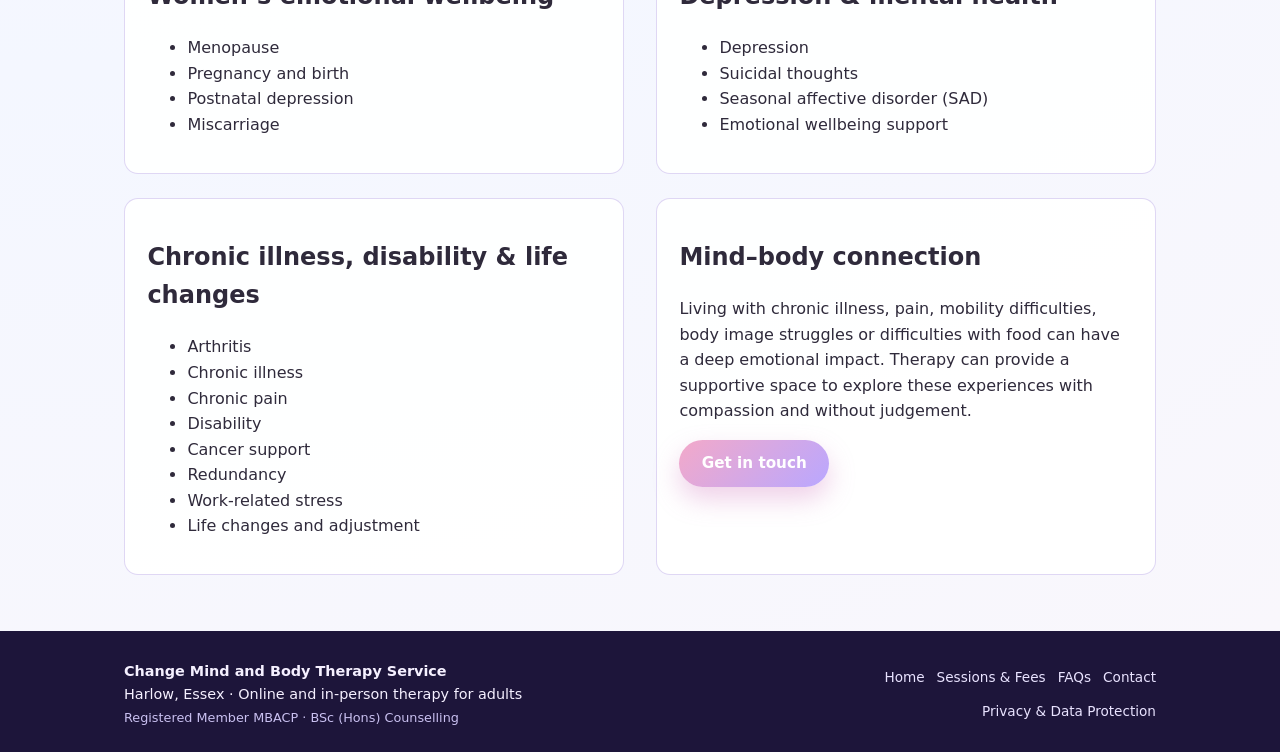
<file: areas.html>
<!DOCTYPE html>
<html lang="en">
<head>
  <meta charset="UTF-8" />
  <title>Areas I Can Support With | Change Mind and Body Therapy</title>
  <meta name="viewport" content="width=device-width, initial-scale=1" />
  <link rel="stylesheet" href="assets/css/styles.css" />
</head>
<body>
<div class="site-wrapper">
  <header class="site-header">
  <div class="header-inner">

    <!-- Branding (logo + text) -->
    <a href="index.html" class="brand">
      <div class="brand-logo">
        <img src="assets/images/logo-change-mind-and-body.png" alt="Change Mind and Body Therapy logo" />
      </div>
      <div class="brand-text">
        <span class="brand-title">Change Mind and Body</span>
        <span class="brand-subtitle">Therapy Service · Harlow & Online</span>
      </div>
    </a>

    <!-- Mobile nav toggle -->
    <button class="nav-toggle" aria-label="Toggle navigation">
      <span></span><span></span><span></span>
    </button>

    <!-- Navigation -->
    <nav class="site-nav">
      <a href="index.html">Home</a>
      <a href="about.html">About Sarah</a>
      <a href="how-i-work.html">How I Work</a>
      <a href="areas.html" class="active">Areas I Can Support With</a>
      <a href="sessions-fees.html">Sessions &amp; Fees</a>
      <a href="faqs.html">FAQs</a>
      <a href="contact.html">Contact</a>
      <a href="blog.html">Reflections</a>
      <a href="reviews.html">Reviews</a>
      <a href="urgent-support.html">Urgent Support</a>
    </nav>

  </div>
</header>

  <main>
    <section class="section section-soft">
      <div class="container">
        <div class="section-header">
          <div class="section-kicker">Areas I can support with</div>
          <p class="section-intro">
            Sometimes life doesn't fit neatly into categories.
Although the areas below reflect some of the difficulties I commonly support people with, everyone's experiences are unique. Therapy is always tailored to you and whatever feels most important to explore.
          </p>
        </div>

        <div class="grid-two">
          <div class="card-soft">
            <h2>Anxiety &amp; emotional overwhelm</h2>
            <ul>
              <li>Anxiety</li>
              <li>Panic attacks</li>
              <li>Health anxiety</li>
              <li>Social anxiety</li>
              <li>Stress</li>
              <li>Burnout</li>
            </ul>
          </div>
          <div class="card-soft">
            <h2>Trauma &amp; difficult experiences</h2>
            <ul>
              <li>Trauma</li>
              <li>PTSD / CPTSD</li>
              <li>Abuse</li>
              <li>Emotional abuse</li>
              <li>Domestic abuse</li>
              <li>Sexual abuse and assault</li>
              <li>Dissociation</li>
              <li>Childhood bullying</li>
              <li>Childhood bereavement</li>
            </ul>
          </div>
        </div>

        <div class="grid-two" style="margin-top: 1.5rem;">
          <div class="card-soft">
            <h2>Neurodiversity &amp; emotional understanding</h2>
            <ul>
              <li>ADHD</li>
              <li>Autism</li>
              <li>OCD</li>
              <li>Neurodiversity</li>
              <li>Dyslexia</li>
              <li>Dyspraxia</li>
              <li>High sensitivity</li>
            </ul>
          </div>
          <div class="card-soft">
            <h2>Self-esteem &amp; identity</h2>
            <ul>
              <li>Low self-esteem</li>
              <li>Low confidence</li>
              <li>Feeling sad</li>
              <li>Loneliness</li>
              <li>Self-understanding</li>
              <li>Identity difficulties</li>
            </ul>
          </div>
        </div>

        <div class="grid-two" style="margin-top: 1.5rem;">
          <div class="card-soft">
            <h2>Eating &amp; body image difficulties</h2>
            <ul>
              <li>Binge eating disorder</li>
              <li>Disordered eating</li>
              <li>Body dysmorphia</li>
              <li>Emotional eating</li>
              <li>Shame around food and body image</li>
            </ul>
          </div>
          <div class="card-soft">
            <h2>Relationships &amp; life experiences</h2>
            <ul>
              <li>Relationship difficulties</li>
              <li>Affairs and betrayal</li>
              <li>Separation and divorce</li>
              <li>Family difficulties</li>
              <li>Narcissistic abuse</li>
              <li>Attachment difficulties</li>
            </ul>
          </div>
        </div>

        <div class="grid-two" style="margin-top: 1.5rem;">
          <div class="card-soft">
            <h2>Women’s emotional wellbeing</h2>
            <ul>
              <li>Menopause</li>
              <li>Pregnancy and birth</li>
              <li>Postnatal depression</li>
              <li>Miscarriage</li>
            </ul>
          </div>
          <div class="card-soft">
            <h2>Depression &amp; mental health</h2>
            <ul>
              <li>Depression</li>
              <li>Suicidal thoughts</li>
              <li>Seasonal affective disorder (SAD)</li>
              <li>Emotional wellbeing support</li>
            </ul>
          </div>
        </div>

        <div class="grid-two" style="margin-top: 1.5rem;">
          <div class="card-soft">
            <h2>Chronic illness, disability &amp; life changes</h2>
            <ul>
              <li>Arthritis</li>
              <li>Chronic illness</li>
              <li>Chronic pain</li>
              <li>Disability</li>
              <li>Cancer support</li>
              <li>Redundancy</li>
              <li>Work-related stress</li>
              <li>Life changes and adjustment</li>
            </ul>
          </div>
          <div class="card-soft">
            <h2>Mind–body connection</h2>
            <p>
              Living with chronic illness, pain, mobility difficulties, body image struggles or difficulties with food
              can have a deep emotional impact. Therapy can provide a supportive space to explore these experiences with
              compassion and without judgement.
            </p>
            <a href="contact.html" class="btn btn-primary">Get in touch</a>
          </div>
        </div>
      </div>
    </section>
  </main>

  <footer class="site-footer">
    <div class="footer-inner">
      <div class="footer-brand">
        <strong>Change Mind and Body Therapy Service</strong><br />
        Harlow, Essex · Online and in-person therapy for adults<br />
        <span class="footer-meta">Registered Member MBACP · BSc (Hons) Counselling</span>
      </div>
      <div class="footer-links">
        <a href="index.html">Home</a>
        <a href="sessions-fees.html">Sessions &amp; Fees</a>
        <a href="faqs.html">FAQs</a>
        <a href="contact.html">Contact</a>
        <a href="sessions-fees.html#privacy-and-data-protection">Privacy &amp; Data Protection</a>
      </div>
    </div>
  </footer>
</div>
<script src="https://identity.netlify.com/v1/netlify-identity-widget.js"></script>
<script src="assets/js/main.js"></script>
</body>
</html>
</file>
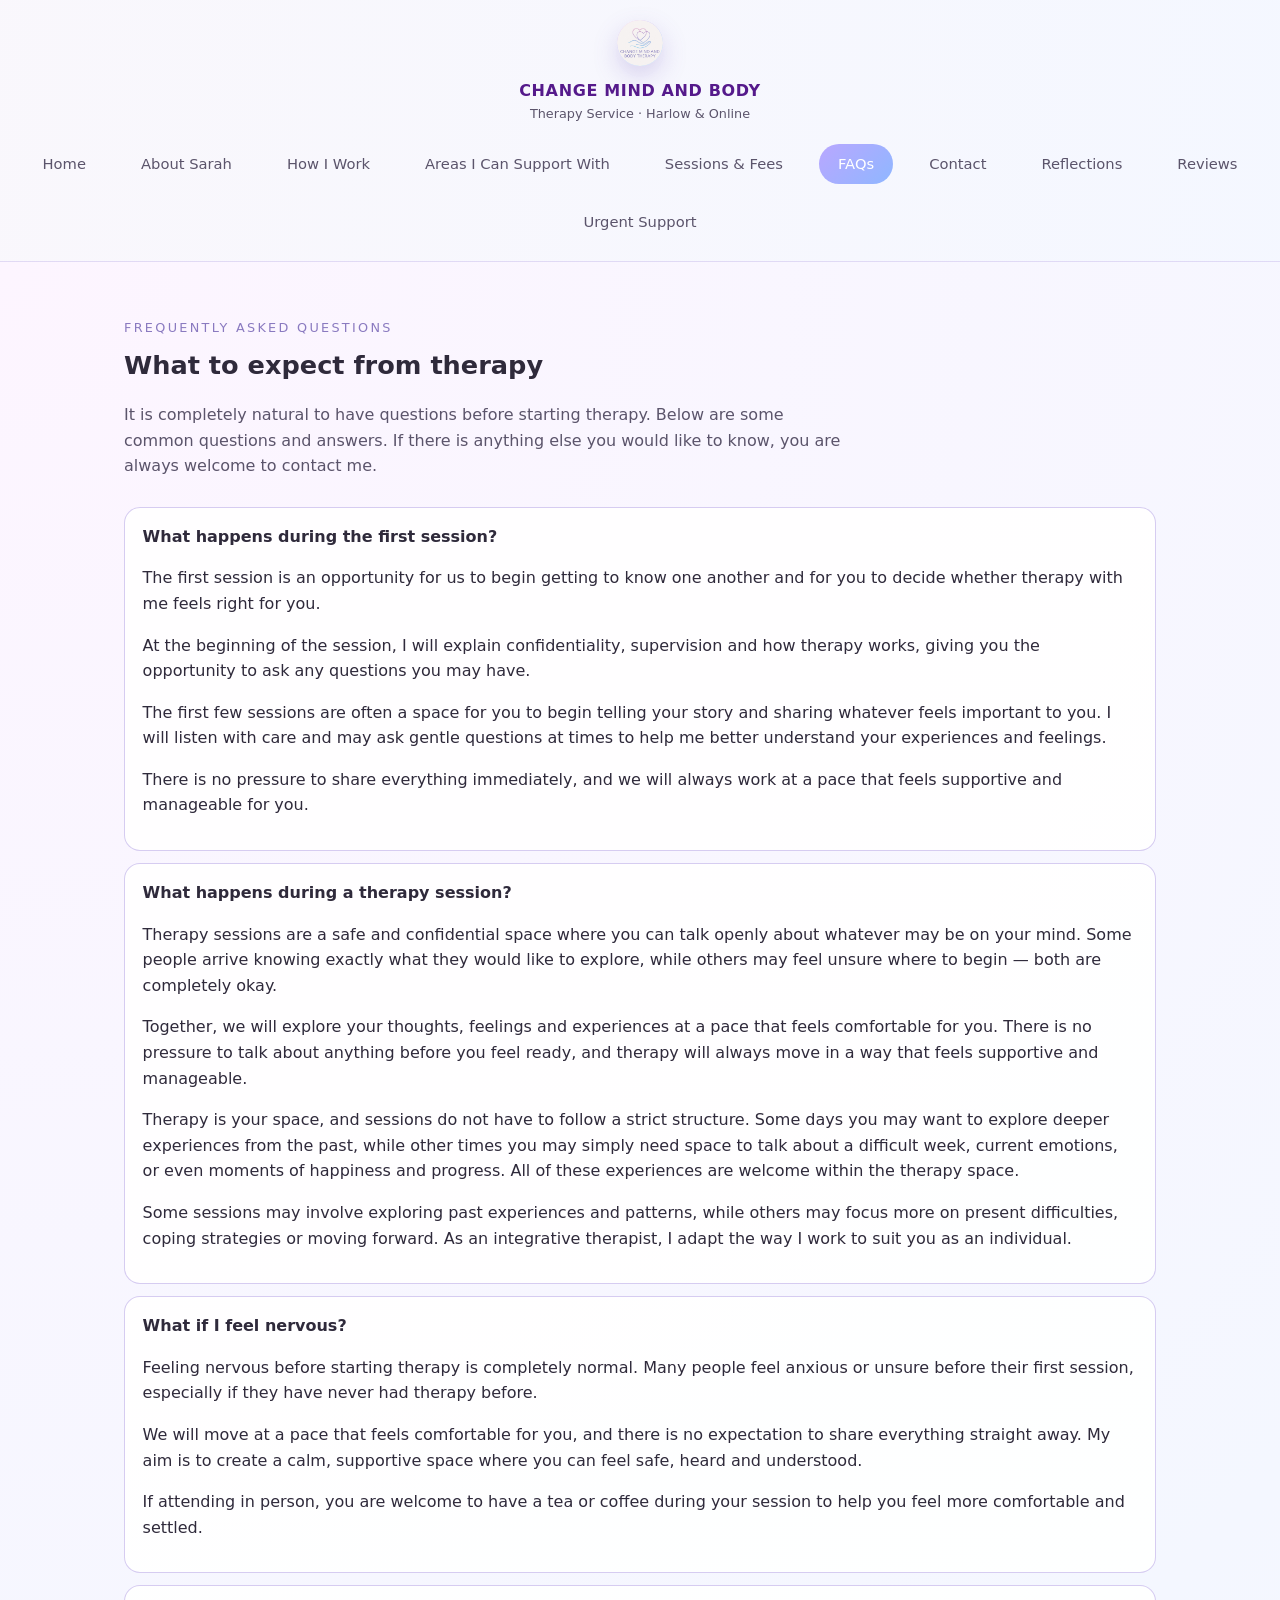
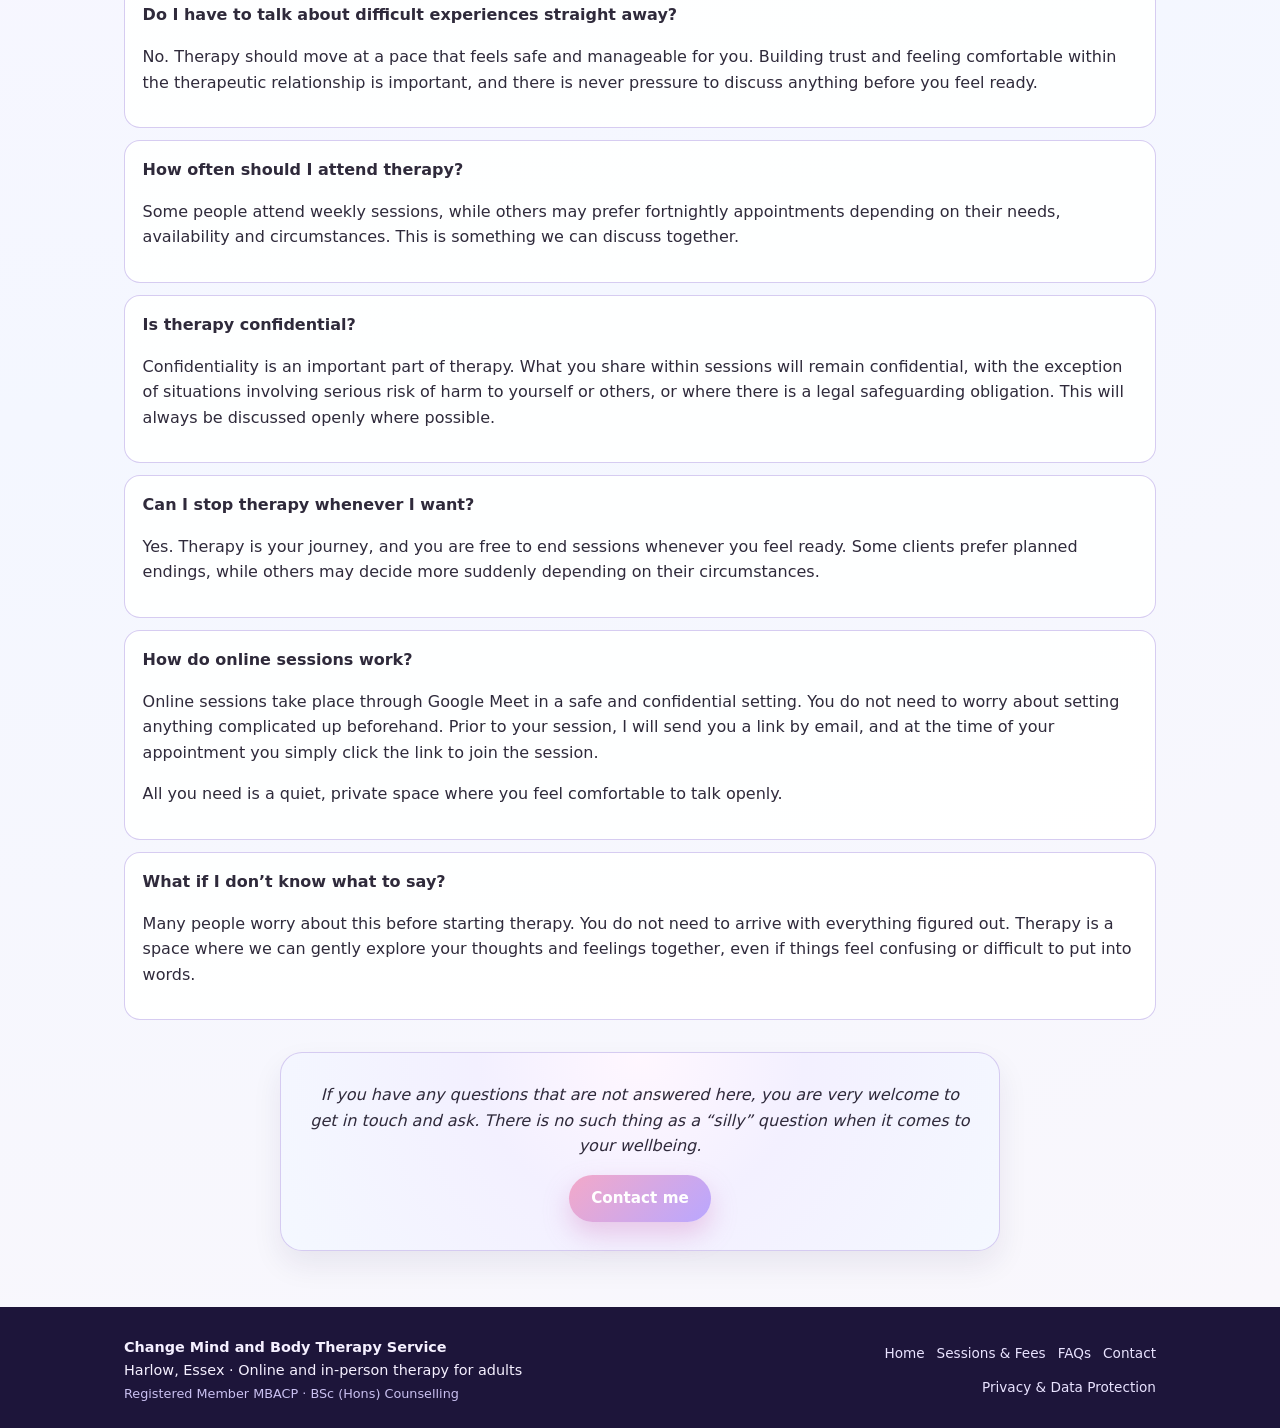
<file: faqs.html>
<!DOCTYPE html>
<html lang="en">
<head>
  <meta charset="UTF-8" />
  <title>FAQs | Change Mind and Body Therapy</title>
  <meta name="viewport" content="width=device-width, initial-scale=1" />
  <link rel="stylesheet" href="assets/css/styles.css" />
</head>
<body>
<div class="site-wrapper">
  <header class="site-header">
  <div class="header-inner">

    <!-- Branding (logo + text) -->
    <a href="index.html" class="brand">
      <div class="brand-logo">
        <img src="assets/images/logo-change-mind-and-body.png" alt="Change Mind and Body Therapy logo" />
      </div>
      <div class="brand-text">
        <span class="brand-title">Change Mind and Body</span>
        <span class="brand-subtitle">Therapy Service · Harlow & Online</span>
      </div>
    </a>

    <!-- Mobile nav toggle -->
    <button class="nav-toggle" aria-label="Toggle navigation">
      <span></span><span></span><span></span>
    </button>

    <!-- Navigation -->
    <nav class="site-nav">
      <a href="index.html">Home</a>
      <a href="about.html">About Sarah</a>
      <a href="how-i-work.html">How I Work</a>
      <a href="areas.html">Areas I Can Support With</a>
      <a href="sessions-fees.html">Sessions &amp; Fees</a>
      <a href="faqs.html" class="active">FAQs</a>
      <a href="contact.html">Contact</a>
      <a href="blog.html">Reflections</a>
      <a href="reviews.html">Reviews</a>
      <a href="urgent-support.html">Urgent Support</a>
    </nav>

  </div>
</header>

  <main>
    <section class="section section-soft">
      <div class="container">
        <div class="section-header">
          <div class="section-kicker">Frequently asked questions</div>
          <h1 class="section-title">What to expect from therapy</h1>
          <p class="section-intro">
            It is completely natural to have questions before starting therapy. Below are some common questions and
            answers. If there is anything else you would like to know, you are always welcome to contact me.
          </p>
        </div>

        <div class="faq-item">
          <div class="faq-question">What happens during the first session?</div>
          <p>
            The first session is an opportunity for us to begin getting to know one another and for you to decide
            whether therapy with me feels right for you.
          </p>
          <p>
            At the beginning of the session, I will explain confidentiality, supervision and how therapy works, giving
            you the opportunity to ask any questions you may have.
          </p>
          <p>
            The first few sessions are often a space for you to begin telling your story and sharing whatever feels
            important to you. I will listen with care and may ask gentle questions at times to help me better understand
            your experiences and feelings.
          </p>
          <p>
            There is no pressure to share everything immediately, and we will always work at a pace that feels
            supportive and manageable for you.
          </p>
        </div>

        <div class="faq-item">
          <div class="faq-question">What happens during a therapy session?</div>
          <p>
            Therapy sessions are a safe and confidential space where you can talk openly about whatever may be on your
            mind. Some people arrive knowing exactly what they would like to explore, while others may feel unsure where
            to begin — both are completely okay.
          </p>
          <p>
            Together, we will explore your thoughts, feelings and experiences at a pace that feels comfortable for you.
            There is no pressure to talk about anything before you feel ready, and therapy will always move in a way
            that feels supportive and manageable.
          </p>
          <p>
            Therapy is your space, and sessions do not have to follow a strict structure. Some days you may want to
            explore deeper experiences from the past, while other times you may simply need space to talk about a
            difficult week, current emotions, or even moments of happiness and progress. All of these experiences are
            welcome within the therapy space.
          </p> 
          <p>
            Some sessions may involve exploring past experiences and patterns, while others may focus more on present
            difficulties, coping strategies or moving forward. As an integrative therapist, I adapt the way I work to
            suit you as an individual.
          </p>
        </div>

        <div class="faq-item">
          <div class="faq-question">What if I feel nervous?</div>
          <p>
            Feeling nervous before starting therapy is completely normal. Many people feel anxious or unsure before
            their first session, especially if they have never had therapy before.
          </p>
          <p>
            We will move at a pace that feels comfortable for you, and there is no expectation to share everything
            straight away. My aim is to create a calm, supportive space where you can feel safe, heard and understood.
          </p>
          <p>If attending in person, you are welcome to have a tea or coffee during your session to help you feel more comfortable and settled.</p>
        </div>

        <div class="faq-item">
          <div class="faq-question">Do I have to talk about difficult experiences straight away?</div>
          <p>
            No. Therapy should move at a pace that feels safe and manageable for you. Building trust and feeling
            comfortable within the therapeutic relationship is important, and there is never pressure to discuss
            anything before you feel ready.
          </p>
        </div>

        <div class="faq-item">
          <div class="faq-question">How often should I attend therapy?</div>
          <p>
            Some people attend weekly sessions, while others may prefer fortnightly appointments depending on their
            needs, availability and circumstances. This is something we can discuss together.
          </p>
        </div>

        <div class="faq-item">
          <div class="faq-question">Is therapy confidential?</div>
          <p>
            Confidentiality is an important part of therapy. What you share within sessions will remain confidential,
            with the exception of situations involving serious risk of harm to yourself or others, or where there is a
            legal safeguarding obligation. This will always be discussed openly where possible.
          </p>
        </div>

        <div class="faq-item">
          <div class="faq-question">Can I stop therapy whenever I want?</div>
          <p>
            Yes. Therapy is your journey, and you are free to end sessions whenever you feel ready. Some clients prefer
            planned endings, while others may decide more suddenly depending on their circumstances.
          </p>
        </div>

        <div class="faq-item">
          <div class="faq-question">How do online sessions work?</div>
          <p>
            Online sessions take place through Google Meet in a safe and confidential setting. You do not need to worry
            about setting anything complicated up beforehand. Prior to your session, I will send you a link by email,
            and at the time of your appointment you simply click the link to join the session.
          </p>
          <p>All you need is a quiet, private space where you feel comfortable to talk openly.</p>
        </div>

        <div class="faq-item">
          <div class="faq-question">What if I don’t know what to say?</div>
          <p>
            Many people worry about this before starting therapy. You do not need to arrive with everything figured out.
            Therapy is a space where we can gently explore your thoughts and feelings together, even if things feel
            confusing or difficult to put into words.
          </p>
        </div>

        <div class="quote-block" style="margin-top: 2rem;">
          <p>
            If you have any questions that are not answered here, you are very welcome to get in touch and ask. There is
            no such thing as a “silly” question when it comes to your wellbeing.
          </p>
          <a href="contact.html" class="btn btn-primary">Contact me</a>
        </div>
      </div>
    </section>
  </main>

  <footer class="site-footer">
    <div class="footer-inner">
      <div class="footer-brand">
        <strong>Change Mind and Body Therapy Service</strong><br />
        Harlow, Essex · Online and in-person therapy for adults<br />
        <span class="footer-meta">Registered Member MBACP · BSc (Hons) Counselling</span>
      </div>
      <div class="footer-links">
        <a href="index.html">Home</a>
        <a href="sessions-fees.html">Sessions &amp; Fees</a>
        <a href="faqs.html">FAQs</a>
        <a href="contact.html">Contact</a>
        <a href="sessions-fees.html#privacy-and-data-protection">Privacy &amp; Data Protection</a>
      </div>
    </div>
  </footer>
</div>
<script src="https://identity.netlify.com/v1/netlify-identity-widget.js"></script>
<script src="assets/js/main.js"></script>
</body>
</html>
</file>
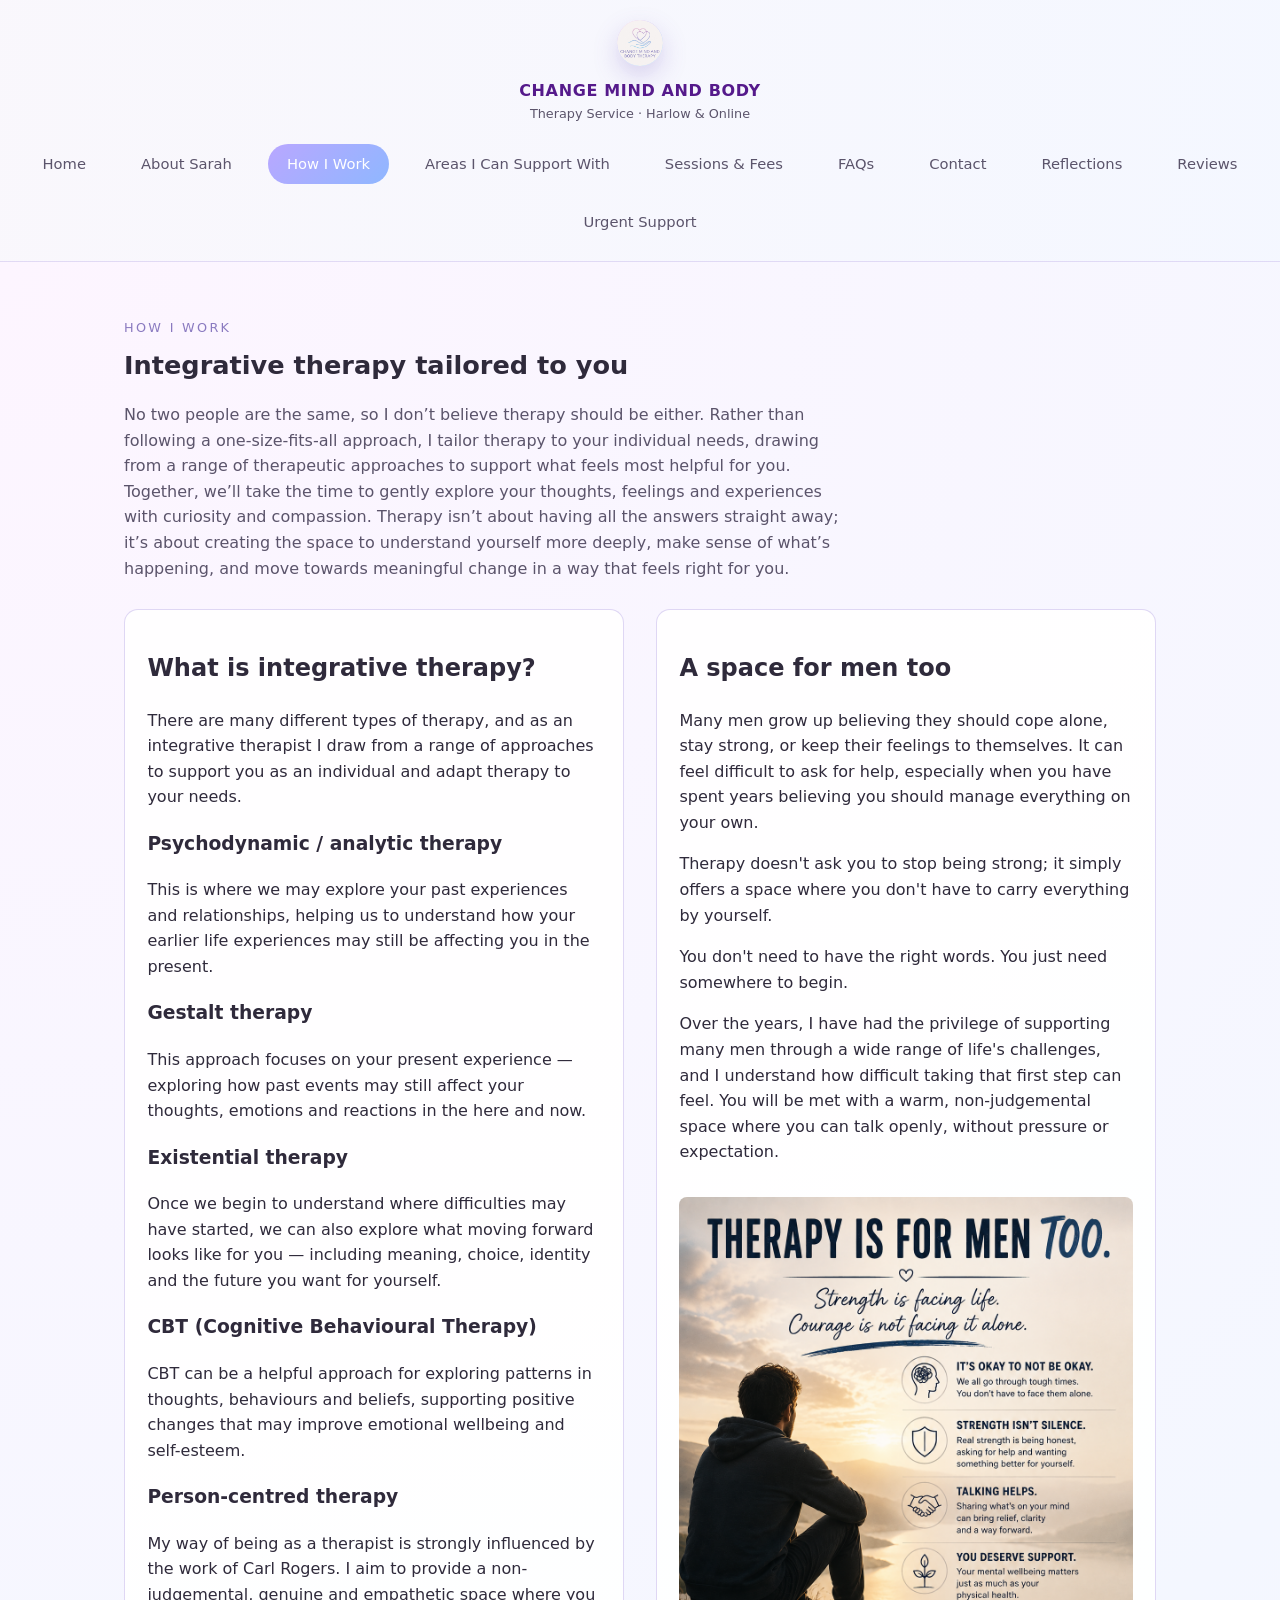
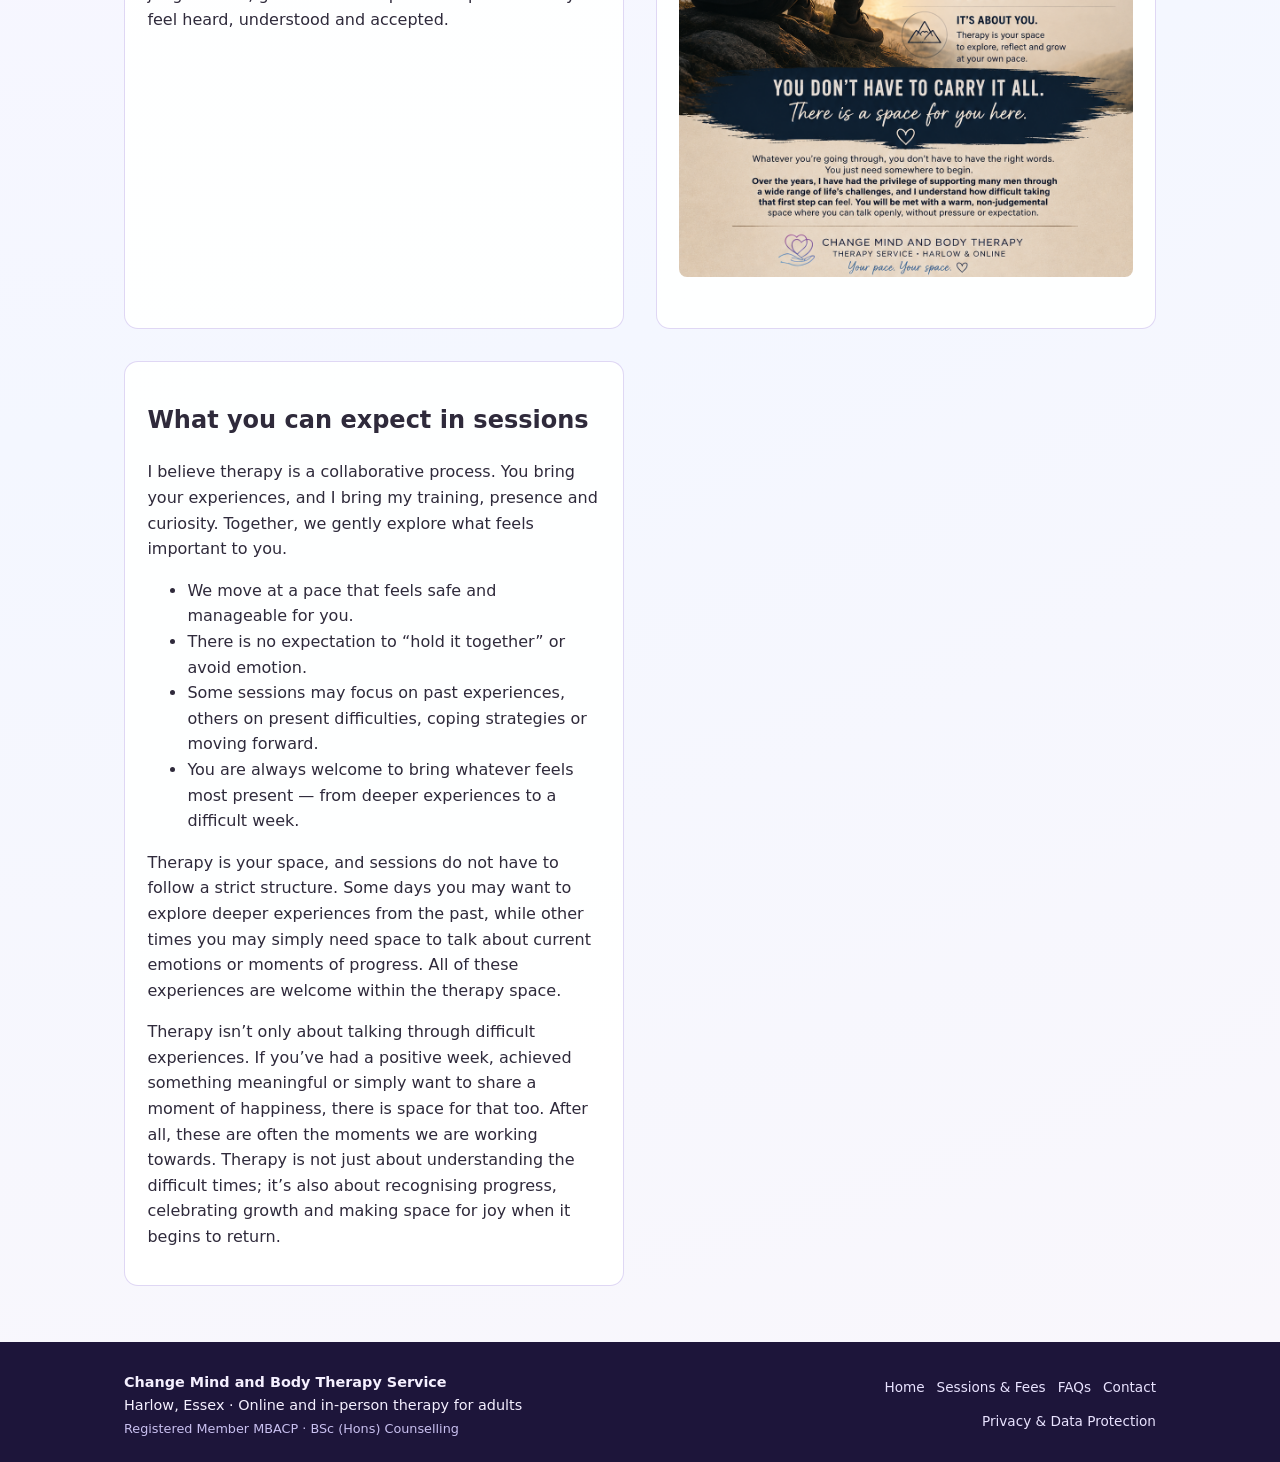
<file: how-i-work.html>
<!DOCTYPE html>
<html lang="en">
<head>
  <meta charset="UTF-8" />
  <title>How I Work | Change Mind and Body Therapy</title>
  <meta name="viewport" content="width=device-width, initial-scale=1" />
  <link rel="stylesheet" href="assets/css/styles.css" />
</head>
<body>
<div class="site-wrapper">
  <header class="site-header">
    <div class="header-inner">
      <a href="index.html" class="brand">
        <div class="brand-logo">
          <img src="assets/images/logo-change-mind-and-body.png" alt="Change Mind and Body Therapy logo" />
        </div>
        <div class="brand-text">
          <span class="brand-title">Change Mind and Body</span>
          <span class="brand-subtitle">Therapy Service · Harlow & Online</span>
        </div>
      </a>
      <button class="nav-toggle" aria-label="Toggle navigation">
        <span></span><span></span><span></span>
      </button>
      <nav class="site-nav">
      <a href="index.html">Home</a>
      <a href="about.html">About Sarah</a>
      <a href="how-i-work.html" class="active">How I Work</a>
      <a href="areas.html">Areas I Can Support With</a>
      <a href="sessions-fees.html">Sessions &amp; Fees</a>
      <a href="faqs.html">FAQs</a>
      <a href="contact.html">Contact</a>
      <a href="blog.html">Reflections</a>
      <a href="reviews.html">Reviews</a>
      <a href="urgent-support.html">Urgent Support</a>
    </nav>
    </div>
  </header>

  <main>
    <section class="section section-soft">
      <div class="container">
        <div class="section-header">
          <div class="section-kicker">How I work</div>
          <h1 class="section-title">Integrative therapy tailored to you</h1>
          <p class="section-intro">
            No two people are the same, so I don’t believe therapy should be either. Rather than following a one-size-fits-all approach, I tailor therapy to your individual needs, drawing from a range of therapeutic approaches to support what feels most helpful for you.

Together, we’ll take the time to gently explore your thoughts, feelings and experiences with curiosity and compassion. Therapy isn’t about having all the answers straight away; it’s about creating the space to understand yourself more deeply, make sense of what’s happening, and move towards meaningful change in a way that feels right for you.
          </p>
        </div>

        <div class="grid-two">
          <div class="card-soft">
            <h2>What is integrative therapy?</h2>
            <p>
              There are many different types of therapy, and as an integrative therapist I draw from a range of
              approaches to support you as an individual and adapt therapy to your needs.
            </p>
            <h3>Psychodynamic / analytic therapy</h3>
            <p>
              This is where we may explore your past experiences and relationships, helping us to understand how your
              earlier life experiences may still be affecting you in the present.
            </p>
            <h3>Gestalt therapy</h3>
            <p>
              This approach focuses on your present experience — exploring how past events may still affect your
              thoughts, emotions and reactions in the here and now.
            </p>
            <h3>Existential therapy</h3>
            <p>
              Once we begin to understand where difficulties may have started, we can also explore what moving forward
              looks like for you — including meaning, choice, identity and the future you want for yourself.
            </p>
            <h3>CBT (Cognitive Behavioural Therapy)</h3>
            <p>
              CBT can be a helpful approach for exploring patterns in thoughts, behaviours and beliefs, supporting
              positive changes that may improve emotional wellbeing and self-esteem.
            </p>
            <h3>Person-centred therapy</h3>
            <p>
              My way of being as a therapist is strongly influenced by the work of Carl Rogers. I aim to provide a
              non-judgemental, genuine and empathetic space where you feel heard, understood and accepted.
            </p>
          </div>
          <div class="card-soft">
            <h2> A space for men too</h2>
            <p>
Many men grow up believing they should cope alone, stay strong, or keep their feelings to themselves. It can feel difficult to ask for help, especially when you have spent years believing you should manage everything on your own.
</p>
<p>
            Therapy doesn't ask you to stop being strong; it simply offers a space where you don't have to carry everything by yourself.
          </p>

          <p>
            You don't need to have the right words. You just need somewhere to begin.
          </p>
          <p>
            Over the years, I have had the privilege of supporting many men through a wide range of life's challenges, and I understand how difficult taking that first step can feel. You will be met with a warm, non-judgemental space where you can talk openly, without pressure or expectation.
          </p>

          <img src="./assets/images/men-therapy.png" alt="Man sitting on a cliff looking at the view" style="width: 100%; border-radius: 8px; margin-top: 2rem; margin-bottom: 2rem;" />  
          </div>
          
          <div class="card-soft">
            <h2>What you can expect in sessions</h2>
            <p>
              I believe therapy is a collaborative process. You bring your experiences, and I bring my training,
              presence and curiosity. Together, we gently explore what feels important to you.
            </p>
            <ul>
              <li>We move at a pace that feels safe and manageable for you.</li>
              <li>There is no expectation to “hold it together” or avoid emotion.</li>
              <li>
                Some sessions may focus on past experiences, others on present difficulties, coping strategies or moving
                forward.
              </li>
              <li>
                You are always welcome to bring whatever feels most present — from deeper experiences to a difficult
                week.
              </li>
            </ul>
            <p>
              Therapy is your space, and sessions do not have to follow a strict structure. Some days you may want to
              explore deeper experiences from the past, while other times you may simply need space to talk about
              current emotions or moments of progress. All of these experiences are welcome within the therapy space.
            </p>
            <p>Therapy isn’t only about talking through difficult experiences. If you’ve had a positive week, achieved something meaningful or simply want to share a moment of happiness, there is space for that too. After all, these are often the moments we are working towards. Therapy is not just about understanding the difficult times; it’s also about recognising progress, celebrating growth and making space for joy when it begins to return.</p>
          </div>
        </div>
      </div>
    </section>
  </main>

  <footer class="site-footer">
    <div class="footer-inner">
      <div class="footer-brand">
        <strong>Change Mind and Body Therapy Service</strong><br />
        Harlow, Essex · Online and in-person therapy for adults<br />
        <span class="footer-meta">Registered Member MBACP · BSc (Hons) Counselling</span>
      </div>
      <div class="footer-links">
        <a href="index.html">Home</a>
        <a href="sessions-fees.html">Sessions &amp; Fees</a>
        <a href="faqs.html">FAQs</a>
        <a href="contact.html">Contact</a>
        <a href="sessions-fees.html#privacy-and-data-protection">Privacy &amp; Data Protection</a>
      </div>
    </div>
  </footer>
</div>
<script src="assets/js/main.js"></script>
</body>
</html>
</file>
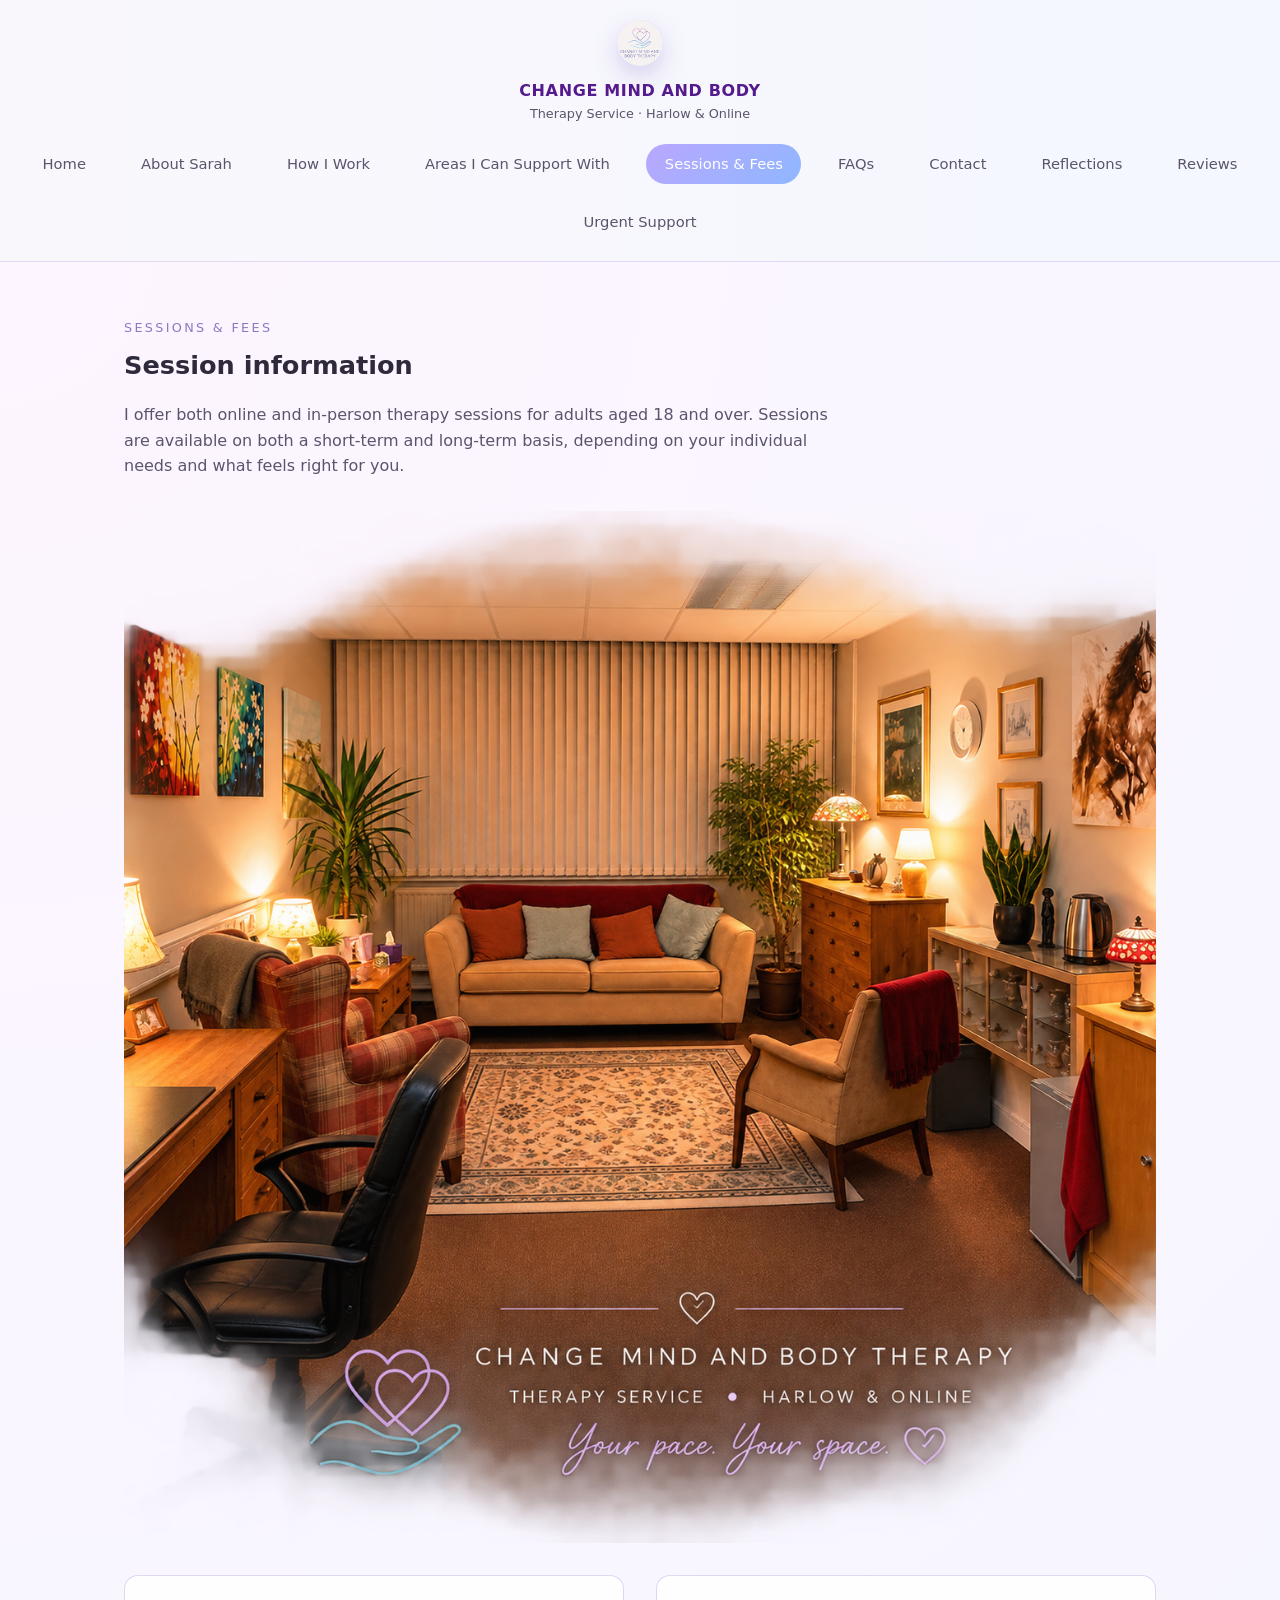
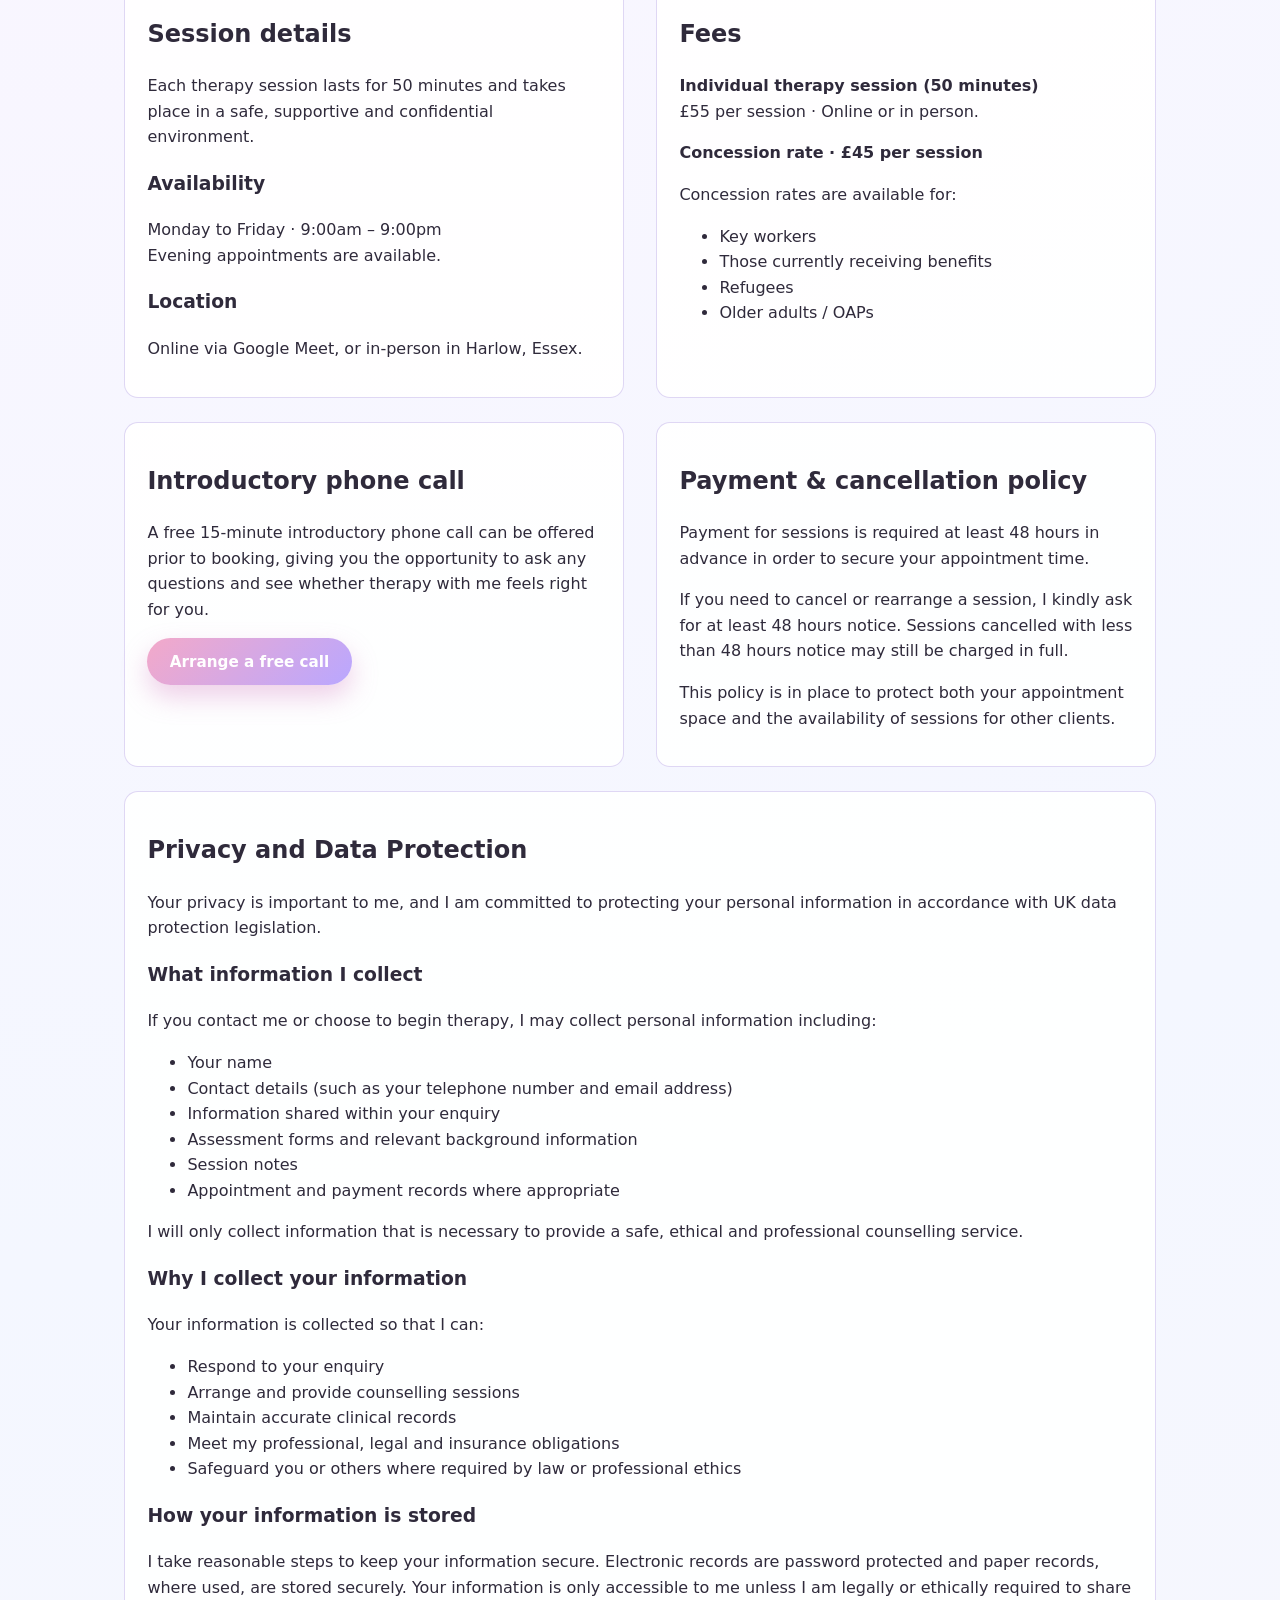
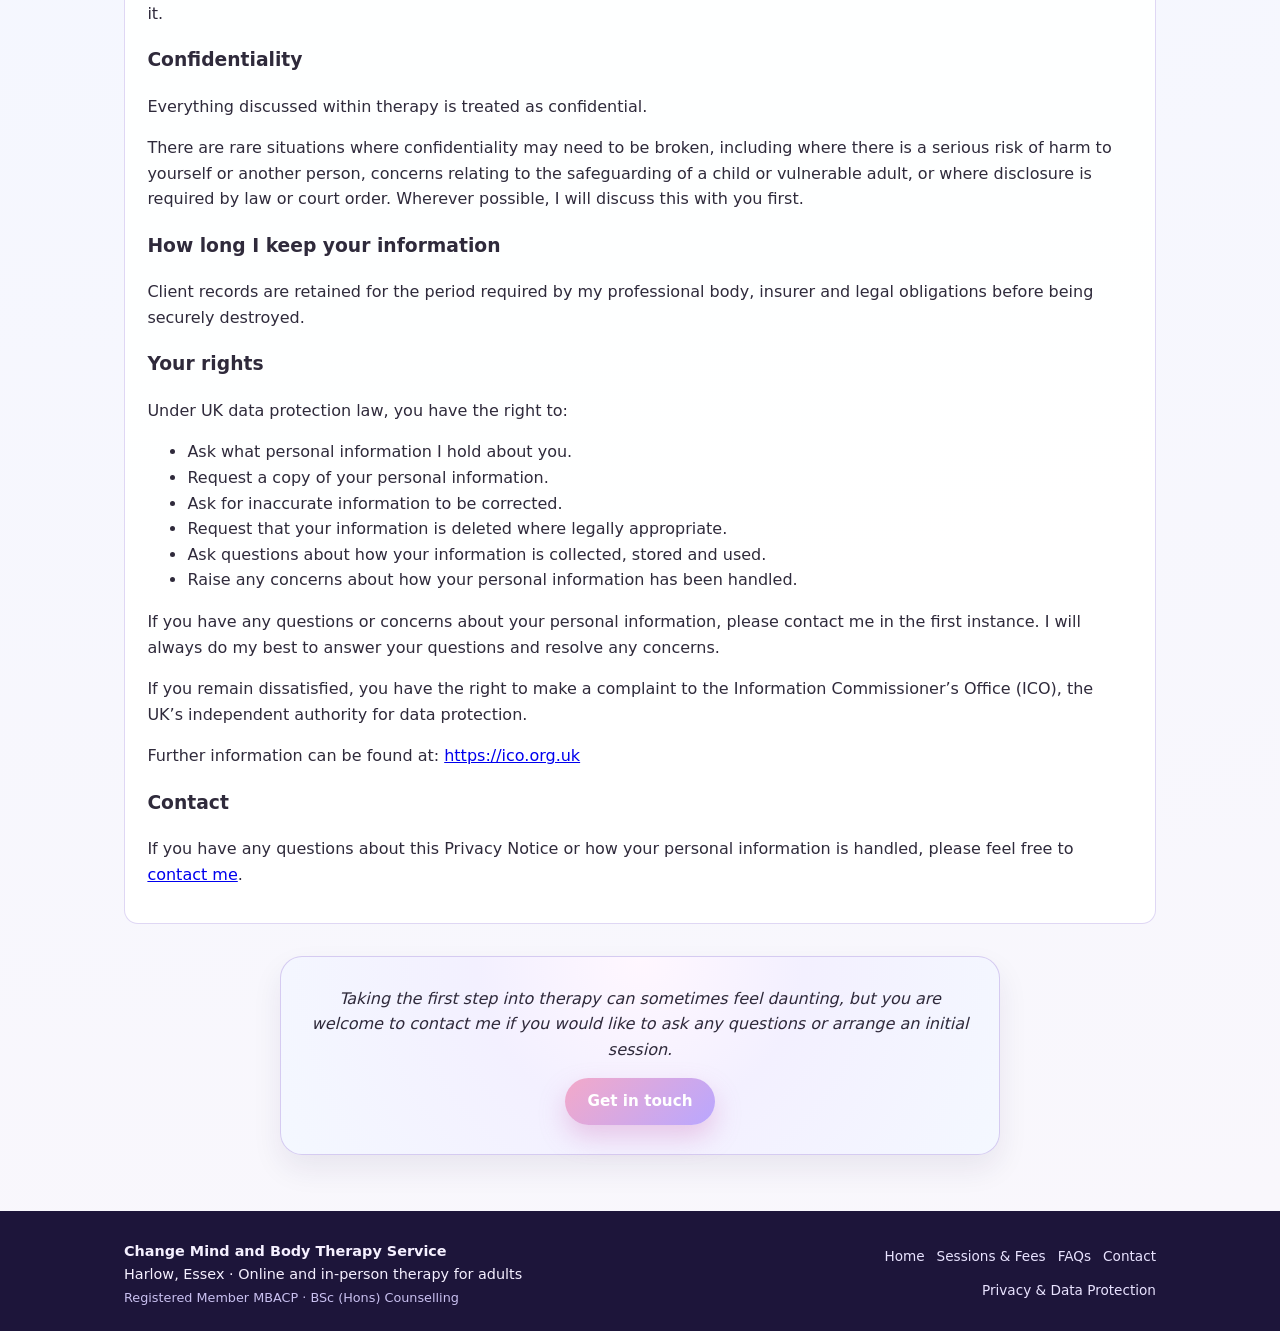
<file: sessions-fees.html>
<!DOCTYPE html>
<html lang="en">
<head>
  <meta charset="UTF-8" />
  <title>Sessions & Fees | Change Mind and Body Therapy</title>
  <meta name="viewport" content="width=device-width, initial-scale=1" />
  <link rel="stylesheet" href="assets/css/styles.css" />
</head>
<body>
<div class="site-wrapper">
<header class="site-header">
  <div class="header-inner">

    <!-- Branding (logo + text) -->
    <a href="index.html" class="brand">
      <div class="brand-logo">
        <img src="assets/images/logo-change-mind-and-body.png" alt="Change Mind and Body Therapy logo" />
      </div>
      <div class="brand-text">
        <span class="brand-title">Change Mind and Body</span>
        <span class="brand-subtitle">Therapy Service · Harlow & Online</span>
      </div>
    </a>

    <!-- Mobile nav toggle -->
    <button class="nav-toggle" aria-label="Toggle navigation">
      <span></span><span></span><span></span>
    </button>

    <!-- Navigation -->
    <nav class="site-nav">
      <a href="index.html">Home</a>
      <a href="about.html">About Sarah</a>
      <a href="how-i-work.html">How I Work</a>
      <a href="areas.html">Areas I Can Support With</a>
      <a href="sessions-fees.html" class="active">Sessions &amp; Fees</a>
      <a href="faqs.html">FAQs</a>
      <a href="contact.html">Contact</a>
      <a href="blog.html">Reflections</a>
      <a href="reviews.html">Reviews</a>
      <a href="urgent-support.html">Urgent Support</a>
    </nav>

  </div>
</header>

  <main>
    <section class="section section-soft">
      <div class="container">
        <div class="section-header">
          <div class="section-kicker">Sessions &amp; fees</div>
          <h1 class="section-title">Session information</h1>
          <p class="section-intro">
            I offer both online and in-person therapy sessions for adults aged 18 and over. Sessions are available on
            both a short-term and long-term basis, depending on your individual needs and what feels right for you.
          </p>
        </div>
          
        <img src="./assets/images/office.png" alt="Therapy session" style="width: 100%; border-radius: 8px; margin-top: 2rem; margin-bottom: 2rem;;" />

        <div class="grid-two">
          <div class="card-soft">
            <h2>Session details</h2>
            <p>
              Each therapy session lasts for 50 minutes and takes place in a safe, supportive and confidential
              environment.
            </p>
            <h3>Availability</h3>
            <p>Monday to Friday · 9:00am – 9:00pm<br />Evening appointments are available.</p>
            <h3>Location</h3>
            <p>Online via Google Meet, or in-person in Harlow, Essex.</p>
          </div>
          <div class="card-soft">
            <h2>Fees</h2>
            <p><strong>Individual therapy session (50 minutes)</strong><br />£55 per session · Online or in person.</p>
            <p><strong>Concession rate · £45 per session</strong></p>
            <p>Concession rates are available for:</p>
            <ul>
              <li>Key workers</li>
              <li>Those currently receiving benefits</li>
              <li>Refugees</li>
              <li>Older adults / OAPs</li>
            </ul>
          </div>
        </div>

        <div class="grid-two" style="margin-top: 1.5rem;">
          <div class="card-soft">
            <h2>Introductory phone call</h2>
            <p>
              A free 15-minute introductory phone call can be offered prior to booking, giving you the opportunity to
              ask any questions and see whether therapy with me feels right for you.
            </p>
            <a href="contact.html" class="btn btn-primary">Arrange a free call</a>
          </div>
          <div class="card-soft">
            <h2>Payment &amp; cancellation policy</h2>
            <p>
              Payment for sessions is required at least 48 hours in advance in order to secure your appointment time.
            </p>
            <p>
              If you need to cancel or rearrange a session, I kindly ask for at least 48 hours notice. Sessions
              cancelled with less than 48 hours notice may still be charged in full.
            </p>
            <p>
              This policy is in place to protect both your appointment space and the availability of sessions for other
              clients.
            </p>
          </div>
        </div>
        <div id="privacy-and-data-protection" class="card-soft" style="margin-top: 1.5rem;">
  <h2>Privacy and Data Protection</h2>

  <p>Your privacy is important to me, and I am committed to protecting your personal information in accordance with UK data protection legislation.</p>

  <h3>What information I collect</h3>
  <p>If you contact me or choose to begin therapy, I may collect personal information including:</p>

  <ul>
    <li>Your name</li>
    <li>Contact details (such as your telephone number and email address)</li>
    <li>Information shared within your enquiry</li>
    <li>Assessment forms and relevant background information</li>
    <li>Session notes</li>
    <li>Appointment and payment records where appropriate</li>
  </ul>

  <p>I will only collect information that is necessary to provide a safe, ethical and professional counselling service.</p>

  <h3>Why I collect your information</h3>
  <p>Your information is collected so that I can:</p>

  <ul>
    <li>Respond to your enquiry</li>
    <li>Arrange and provide counselling sessions</li>
    <li>Maintain accurate clinical records</li>
    <li>Meet my professional, legal and insurance obligations</li>
    <li>Safeguard you or others where required by law or professional ethics</li>
  </ul>

  <h3>How your information is stored</h3>
  <p>I take reasonable steps to keep your information secure. Electronic records are password protected and paper records, where used, are stored securely. Your information is only accessible to me unless I am legally or ethically required to share it.</p>

  <h3>Confidentiality</h3>
  <p>Everything discussed within therapy is treated as confidential.</p>

  <p>There are rare situations where confidentiality may need to be broken, including where there is a serious risk of harm to yourself or another person, concerns relating to the safeguarding of a child or vulnerable adult, or where disclosure is required by law or court order. Wherever possible, I will discuss this with you first.</p>

  <h3>How long I keep your information</h3>
  <p>Client records are retained for the period required by my professional body, insurer and legal obligations before being securely destroyed.</p>

  <h3>Your rights</h3>
  <p>Under UK data protection law, you have the right to:</p>

  <ul>
    <li>Ask what personal information I hold about you.</li>
    <li>Request a copy of your personal information.</li>
    <li>Ask for inaccurate information to be corrected.</li>
    <li>Request that your information is deleted where legally appropriate.</li>
    <li>Ask questions about how your information is collected, stored and used.</li>
    <li>Raise any concerns about how your personal information has been handled.</li>
  </ul>

  <p>If you have any questions or concerns about your personal information, please contact me in the first instance. I will always do my best to answer your questions and resolve any concerns.</p>

  <p>If you remain dissatisfied, you have the right to make a complaint to the Information Commissioner’s Office (ICO), the UK’s independent authority for data protection.</p>

  <p>
    Further information can be found at:
    <a href="https://ico.org.uk" target="_blank" rel="noopener noreferrer">https://ico.org.uk</a>
  </p>
  <h3>Contact</h3>
  <p>
    If you have any questions about this Privacy Notice or how your personal information is handled, please feel free to
    <a href="contact.html">contact me</a>.
  </p>
</div>

        <div class="quote-block" style="margin-top: 2rem;">
          <p>
            Taking the first step into therapy can sometimes feel daunting, but you are welcome to contact me if you
            would like to ask any questions or arrange an initial session.
          </p>
          <a href="contact.html" class="btn btn-primary">Get in touch</a>
        </div>
      </div>
    </section>
  </main>

  <footer class="site-footer">
    <div class="footer-inner">
      <div class="footer-brand">
        <strong>Change Mind and Body Therapy Service</strong><br />
        Harlow, Essex · Online and in-person therapy for adults<br />
        <span class="footer-meta">Registered Member MBACP · BSc (Hons) Counselling</span>
      </div>
      <div class="footer-links">
        <a href="index.html">Home</a>
        <a href="sessions-fees.html">Sessions &amp; Fees</a>
        <a href="faqs.html">FAQs</a>
        <a href="contact.html">Contact</a>
        <a href="sessions-fees.html#privacy-and-data-protection">Privacy &amp; Data Protection</a>
      </div>
    </div>
  </footer>
</div>
<script src="https://identity.netlify.com/v1/netlify-identity-widget.js"></script>
<script src="assets/js/main.js"></script>
</body>
</html>
</file>
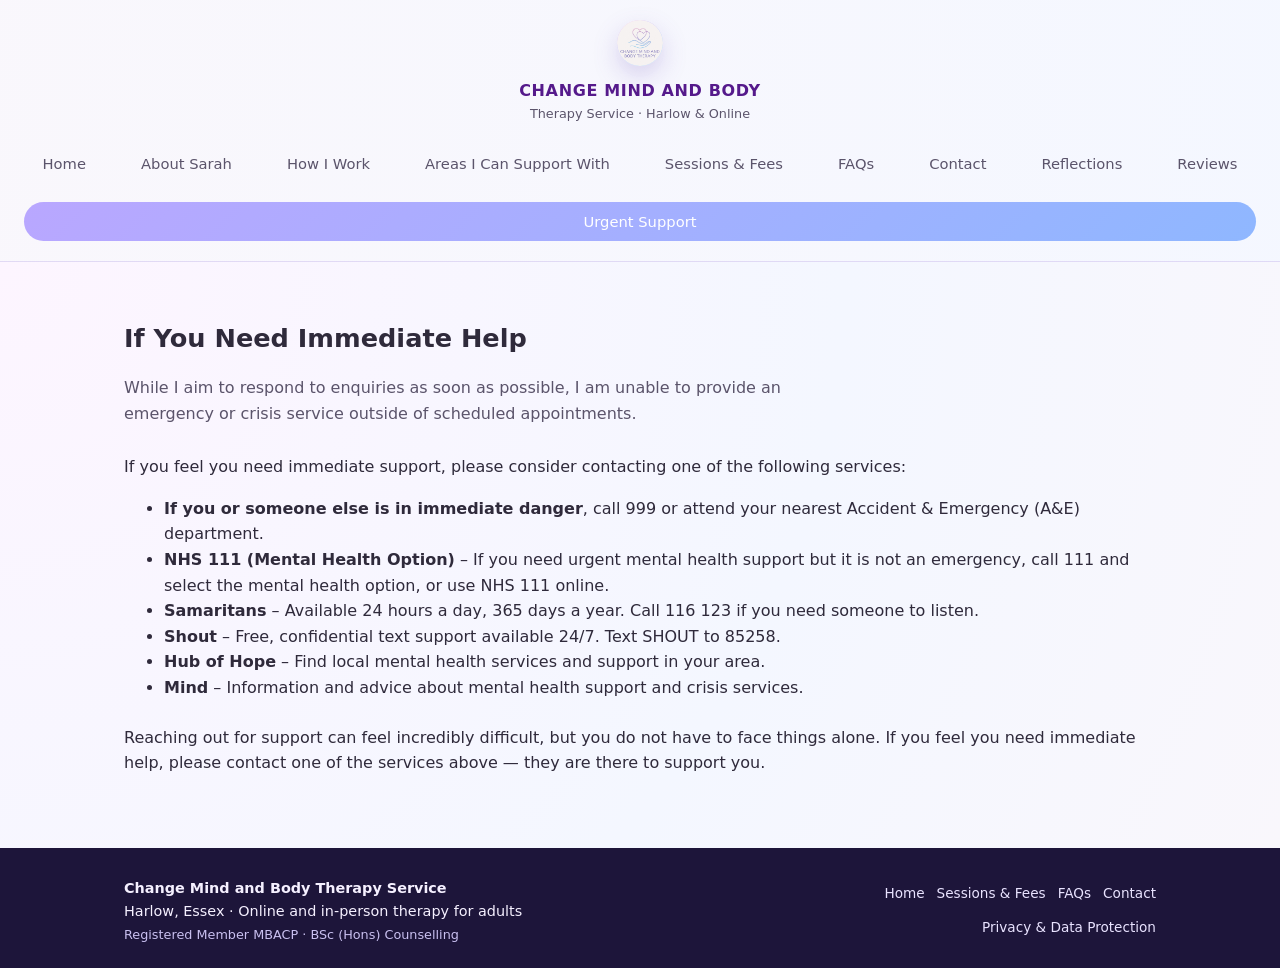
<file: urgent-support.html>
<!DOCTYPE html>
<html lang="en">
<head>
  <meta charset="UTF-8" />
  <title>Urgent Support | Change Mind and Body Therapy</title>
  <meta name="viewport" content="width=device-width, initial-scale=1" />
  <link rel="stylesheet" href="assets/css/styles.css" />
</head>

<body>
<div class="site-wrapper">

  <!-- HEADER -->
  <header class="site-header">
    <div class="header-inner">

      <a href="index.html" class="brand">
        <div class="brand-logo">
          <img src="assets/images/logo-change-mind-and-body.png" alt="Change Mind and Body Therapy logo" />
        </div>
        <div class="brand-text">
          <span class="brand-title">Change Mind and Body</span>
          <span class="brand-subtitle">Therapy Service · Harlow & Online</span>
        </div>
      </a>

      <button class="nav-toggle" aria-label="Toggle navigation">
        <span></span><span></span><span></span>
      </button>

      <nav class="site-nav">
      <a href="index.html">Home</a>
      <a href="about.html">About Sarah</a>
      <a href="how-i-work.html">How I Work</a>
      <a href="areas.html">Areas I Can Support With</a>
      <a href="sessions-fees.html">Sessions &amp; Fees</a>
      <a href="faqs.html">FAQs</a>
      <a href="contact.html">Contact</a>
      <a href="blog.html">Reflections</a>
      <a href="reviews.html">Reviews</a>
      <a href="urgent-support.html" class="active">Urgent Support</a>
    </nav>

    </div>
  </header>

  <!-- MAIN CONTENT -->
  <main>
    <section class="section section-soft">
      <div class="container">

        <div class="section-header">
          <h1 class="section-title">If You Need Immediate Help</h1>
          <p class="section-intro">
            While I aim to respond to enquiries as soon as possible, I am unable to provide an emergency or crisis service outside of scheduled appointments.
          </p>
        </div>

        <p>
          If you feel you need immediate support, please consider contacting one of the following services:
        </p>

        <ul class="list-soft">
          <li><strong>If you or someone else is in immediate danger</strong>, call 999 or attend your nearest Accident & Emergency (A&amp;E) department.</li>

          <li><strong>NHS 111 (Mental Health Option)</strong> – If you need urgent mental health support but it is not an emergency, call 111 and select the mental health option, or use NHS 111 online.</li>

          <li><strong>Samaritans</strong> – Available 24 hours a day, 365 days a year. Call 116 123 if you need someone to listen.</li>

          <li><strong>Shout</strong> – Free, confidential text support available 24/7. Text SHOUT to 85258.</li>

          <li><strong>Hub of Hope</strong> – Find local mental health services and support in your area.</li>

          <li><strong>Mind</strong> – Information and advice about mental health support and crisis services.</li>

        </ul>

        <p style="margin-top: 1.5rem;">
          Reaching out for support can feel incredibly difficult, but you do not have to face things alone.  
          If you feel you need immediate help, please contact one of the services above — they are there to support you.
        </p>

      </div>
    </section>
  </main>

  <!-- FOOTER -->
  <footer class="site-footer">
    <div class="footer-inner">
      <div class="footer-brand">
        <strong>Change Mind and Body Therapy Service</strong><br />
        Harlow, Essex · Online and in-person therapy for adults<br />
        <span class="footer-meta">Registered Member MBACP · BSc (Hons) Counselling</span>
      </div>

      <div class="footer-links">
        <a href="index.html">Home</a>
        <a href="sessions-fees.html">Sessions &amp; Fees</a>
        <a href="faqs.html">FAQs</a>
        <a href="contact.html">Contact</a>
        <a href="sessions-fees.html#privacy-and-data-protection">Privacy &amp; Data Protection</a>
      </div>
    </div>
  </footer>

</div>

<script src="https://identity.netlify.com/v1/netlify-identity-widget.js"></script>
<script src="assets/js/main.js"></script>

</body>
</html>
</file>
<file: assets/css/styles.css>
:root {
  --bg-main: #f9f7fc;
  --bg-alt: #ffffff;
  --bg-soft: #f3f0ff;
  --accent-lavender: #b9a7ff;
  --accent-blue: #8fb7ff;
  --accent-pink: #f3a9c9;
  --text-main: #2f2a3b;
  --text-soft: #5b546b;
  --border-soft: #e0d9f5;
  --radius-soft: 14px;
  --shadow-soft: 0 14px 30px rgba(40, 26, 80, 0.08);
  --max-width: 1080px;
}

*,
*::before,
*::after {
  box-sizing: border-box;
}

html,
body {
  margin: 0;
  padding: 0;
}

body {
  font-family: system-ui, -apple-system, BlinkMacSystemFont, "Segoe UI", sans-serif;
  background: radial-gradient(circle at top, #fdf5ff 0, #f9f7fc 40%, #f4f7ff 100%);
  color: var(--text-main);
  line-height: 1.6;
}

/* Global image control */
img {
  max-width: 100%;
  height: auto;
  display: block;
}

/* Soft framed images */
.img-soft {
  width: 100%;
  max-width: 480px; /* prevents huge PNGs from blowing out the layout */
  margin: 0 auto;
  border-radius: 18px;
  box-shadow: var(--shadow-soft);
  border: 1px solid rgba(210, 199, 240, 0.9);
  object-fit: cover;
}

/* Hero images */
.hero-main-image {
  
}

/* Portraits */
.portrait {
  width: 100%;
  max-width: 380px;
  object-fit: cover;
  border-radius: 18px;
  margin: 0 auto;
}

/* Artwork / illustrations */
.art-image {
  width: 100%;
  max-width: 520px;
  object-fit: contain;
  margin: 0 auto;
}

/* Layout */

.site-wrapper {
  min-height: 100vh;
  display: flex;
  flex-direction: column;
}

main {
  flex: 1;
}

.container {
  width: 100%;
  max-width: var(--max-width);
  margin: 0 auto;
  padding: 1rem 1.5rem;
}

/* Header & navigation */

.site-header {
  width: 100%;
  position: sticky;
  top: 0;
  z-index: 20;
  backdrop-filter: blur(16px);
  background: linear-gradient(
    to right,
    rgba(249, 247, 252, 0.96),
    rgba(244, 247, 255, 0.96)
  );
  border-bottom: 1px solid rgba(210, 199, 240, 0.6);
}

.header-inner {
  width: 100%;
  padding: 0.75rem 2rem;
  display: flex;
  align-items: center;
  justify-content: space-between;
}

.brand {
  display: flex;
  align-items: center;
  gap: 0.75rem;
  text-decoration: none;
}

.brand-logo {
  width: 46px;
  height: 46px;
  border-radius: 999px;
  background: radial-gradient(circle at 20% 0, #ffd1e8, #c7b5ff 40%, #9fd0ff 80%);
  display: flex;
  align-items: center;
  justify-content: center;
  overflow: hidden;
  box-shadow: 0 10px 24px rgba(120, 90, 190, 0.25);
}

.brand-logo img {
  width: 100%;
  height: 100%;
  object-fit: cover;
}

.brand-text {
  display: flex;
  flex-direction: column;
}

.brand-title {
  font-weight: 700;
  font-size: 1rem;
  letter-spacing: 0.04em;
  text-transform: uppercase;
}

.brand-subtitle {
  font-size: 0.8rem;
  color: var(--text-soft);
}

.nav-toggle {
  display: none;
  border: none;
  background: transparent;
  cursor: pointer;
}

.nav-toggle span {
  display: block;
  width: 22px;
  height: 2px;
  border-radius: 999px;
  background: #6b5aa8;
  margin: 4px 0;
}

.site-nav {
  display: flex;
  align-items: center;
  gap: 1.25rem;
}

.site-nav a {
  text-decoration: none;
  font-size: 0.92rem;
  color: var(--text-soft);
  padding: 0.35rem 0.6rem;
  border-radius: 999px;
  transition: background 0.18s ease, color 0.18s ease, transform 0.12s ease;
}

.site-nav a:hover {
  background: rgba(185, 167, 255, 0.12);
  color: #3a2f6b;
  transform: translateY(-1px);
}

.site-nav a.active {
  background: linear-gradient(135deg, var(--accent-lavender), var(--accent-blue));
  color: #fff;
}

/* ------------------------------------------------------ */
/* ⭐ RESPONSIVE LAYOUT — when screen is under 1300px      */
/* ------------------------------------------------------ */

@media (max-width: 1300px) {
  .header-inner {
    flex-direction: column;
    align-items: center;
    gap: 20px;
    padding: 1.25rem 1.5rem;
  }

  .brand {
    flex-direction: column;
    text-align: center;
  }

  .site-nav {
    width: 100%;
    display: flex;
    flex-wrap: wrap;
    justify-content: space-around;
    gap: 18px;
  }

  .site-nav a {
    flex: 1 1 auto;
    text-align: center;
    padding: 0.5rem 0.75rem;
  }
}

/* Buttons */

.btn {
  display: inline-flex;
  align-items: center;
  justify-content: center;
  padding: 0.7rem 1.4rem;
  border-radius: 999px;
  border: none;
  cursor: pointer;
  font-size: 0.95rem;
  font-weight: 600;
  text-decoration: none;
  transition: transform 0.12s ease, box-shadow 0.12s ease, background 0.18s ease;
}

.btn-primary {
  background: linear-gradient(135deg, var(--accent-pink), var(--accent-lavender));
  color: #fff;
  box-shadow: 0 12px 26px rgba(210, 120, 190, 0.35);
}

.btn-primary:hover {
  transform: translateY(-1px);
  box-shadow: 0 16px 32px rgba(210, 120, 190, 0.45);
}

.btn-outline {
  background: rgba(255, 255, 255, 0.9);
  color: var(--text-soft);
  border: 1px solid rgba(185, 167, 255, 0.6);
}

.btn-outline:hover {
  background: #fff;
}

/* Hero */

.hero {
  padding: 3.5rem 0 2.5rem;
}

.hero-inner {
  display: grid;
  grid-template-columns: minmax(0, 1.4fr) minmax(0, 1.1fr);
  gap: 2.5rem;
  align-items: center;
}

.hero-kicker {
  font-size: 0.85rem;
  text-transform: uppercase;
  letter-spacing: 0.16em;
  color: #8a7ac0;
  margin-bottom: 0.75rem;
}

.hero-title {
  font-size: 2.2rem;
  line-height: 1.2;
  margin: 0 0 1rem;
}

.hero-title span {
  background: linear-gradient(135deg, var(--accent-pink), var(--accent-lavender));
  -webkit-background-clip: text;
  color: transparent;
}

.hero-text {
  color: var(--text-soft);
  margin-bottom: 1.5rem;
}

.hero-actions {
  display: flex;
  flex-wrap: wrap;
  gap: 0.75rem;
  margin-bottom: 1.5rem;
}

.hero-meta {
  display: flex;
  flex-wrap: wrap;
  gap: 1rem;
  font-size: 0.85rem;
  color: var(--text-soft);
}

.hero-meta-pill {
  padding: 0.35rem 0.8rem;
  border-radius: 999px;
  background: rgba(255, 255, 255, 0.9);
  border: 1px solid rgba(210, 199, 240, 0.9);
}

.hero-visual {
  position: relative;
}

.hero-card {
  background: radial-gradient(circle at top, #fff7ff 0, #f3f0ff 40%, #f4f8ff 100%);
  border-radius: 26px;
  padding: 1.4rem;
  box-shadow: var(--shadow-soft);
  position: relative;
  overflow: hidden;
}

.hero-card img.hero-main-image {
  border-radius: 22px;
}

.hero-chip {
  position: absolute;
  left: 1.6rem;
  bottom: 1.6rem;
  background: rgba(34, 26, 70, 0.86);
  color: #fdfbff;
  padding: 0.6rem 0.9rem;
  border-radius: 14px;
  font-size: 0.8rem;
  max-width: 80%;
}

.hero-floating-badge {
  position: absolute;
  top: -10px;
  right: -10px;
  width: 120px;
  border-radius: 20px;
  background: #ffffff;
  box-shadow: 0 16px 32px rgba(40, 26, 80, 0.25);
  padding: 0.5rem;
}

.hero-floating-badge img {
  width: 100%;
  display: block;
}

/* Sections */

.section {
  padding: 2.5rem 0;
}

.section-alt {
  background: rgba(255, 255, 255, 0.9);
}

.section-soft {
  background: radial-gradient(circle at top left, #fdf5ff 0, #f4f7ff 60%, #f9f7fc 100%);
}

.section-header {
  margin-bottom: 1.75rem;
  max-width: 720px;
}

.section-kicker {
  font-size: 0.8rem;
  text-transform: uppercase;
  letter-spacing: 0.18em;
  color: #8a7ac0;
  margin-bottom: 0.4rem;
}

.section-title {
  font-size: 1.6rem;
  margin: 0 0 0.6rem;
}

.section-intro {
  color: var(--text-soft);
}

/* Cards & grids */

.grid-two {
  display: grid;
  grid-template-columns: minmax(0, 1.1fr) minmax(0, 1.1fr);
  gap: 2rem;
}

.grid-three {
  display: grid;
  grid-template-columns: repeat(3, minmax(0, 1fr));
  gap: 1.5rem;
}

.card {
  background: var(--bg-alt);
  border-radius: var(--radius-soft);
  padding: 1.4rem;
  box-shadow: var(--shadow-soft);
  border: 1px solid var(--border-soft);
}

.card-soft {
  background: rgba(255, 255, 255, 0.9);
  border-radius: var(--radius-soft);
  padding: 1.2rem 1.4rem;
  border: 1px solid rgba(210, 199, 240, 0.7);
}

.card h3 {
  margin-top: 0;
}

/* Lists */

.tag-list {
  display: flex;
  flex-wrap: wrap;
  gap: 0.5rem;
}

.tag {
  font-size: 0.85rem;
  padding: 0.3rem 0.7rem;
  border-radius: 999px;
  background: rgba(185, 167, 255, 0.12);
  color: var(--text-soft);
}

/* Quote */

.quote-block {
  margin: 2.5rem auto 0;
  max-width: 720px;
  text-align: center;
  padding: 1.8rem 1.6rem;
  border-radius: 22px;
  background: radial-gradient(circle at top, #fff7ff 0, #f3f0ff 40%, #f4f8ff 100%);
  box-shadow: var(--shadow-soft);
  border: 1px solid rgba(210, 199, 240, 0.9);
}

.quote-block p {
  margin: 0 0 1rem;
  font-style: italic;
}

.quote-block .quote-attrib {
  font-size: 0.9rem;
  color: var(--text-soft);
}

/* Forms */

.form {
  display: grid;
  gap: 1rem;
}

.form-row {
  display: grid;
  gap: 0.75rem;
}

.form-row-inline {
  grid-template-columns: repeat(auto-fit, minmax(180px, 1fr));
}

.label {
  font-size: 0.9rem;
  font-weight: 600;
  color: var(--text-soft);
}

.input,
.textarea,
.select {
  width: 100%;
  padding: 0.7rem 0.8rem;
  border-radius: 10px;
  border: 1px solid rgba(185, 167, 255, 0.9);
  background: rgba(255, 255, 255, 0.96);
  font: inherit;
  color: var(--text-main);
}

.textarea {
  min-height: 140px;
  resize: vertical;
}

.checkbox-row {
  display: flex;
  align-items: flex-start;
  gap: 0.5rem;
  font-size: 0.85rem;
  color: var(--text-soft);
}

.checkbox-row input {
  margin-top: 0.2rem;
}

/* Success Overlay */
.overlay {
  position: fixed;
  top: 0;
  left: 0;
  width: 100%;
  height: 100%;
  background: rgba(240, 236, 255, 0.65);
  backdrop-filter: blur(6px);
  display: flex;
  justify-content: center;
  align-items: center;
  z-index: 999;
  opacity: 1;
  transition: opacity 0.4s ease;
}

.overlay.hidden {
  opacity: 0;
  pointer-events: none;
}

.overlay-content {
  background: white;
  padding: 2rem 2.5rem;
  border-radius: 16px;
  box-shadow: 0 8px 30px rgba(0,0,0,0.15);
  text-align: center;
  max-width: 380px;
  border: 1px solid rgba(185, 167, 255, 0.4);
}

.overlay-content h3 {
  margin-bottom: 0.5rem;
  color: var(--text-main);
}

.overlay-content p {
  color: var(--text-soft);
}


/* FAQ */

.faq-item {
  border-radius: 16px;
  padding: 1rem 1.1rem;
  background: rgba(255, 255, 255, 0.9);
  border: 1px solid rgba(210, 199, 240, 0.9);
  margin-bottom: 0.75rem;
}

.faq-question {
  font-weight: 600;
  margin-bottom: 0.4rem;
}

/* Blog */

.blog-article {
  max-width: 760px;
  margin: 0 auto;
}

.blog-article h1 {
  font-size: 1.8rem;
  margin-bottom: 0.4rem;
}

.blog-meta {
  font-size: 0.85rem;
  color: var(--text-soft);
  margin-bottom: 1.4rem;
}

.blog-article p {
  margin-bottom: 0.9rem;
}

/* Reflection list */
/* Container for all posts */
#reflections-list {
  display: flex;
  flex-direction: column;
  gap: 3rem; /* space between posts */
  max-width: 800px;
  margin: 0 auto;
}

/* Headings inside posts */
#reflections-list .post h1,
#reflections-list .post h2,
#reflections-list .post h3 {
  font-family: "Georgia", serif;
  margin-bottom: 1rem;
}

/* Paragraph spacing */
#reflections-list .post p {
  margin-bottom: 1.2rem;
}

/* Bullet lists */
#reflections-list .post ul {
  padding-left: 1.5rem;
  margin-bottom: 1.2rem;
}

#reflections-list .post li {
  margin-bottom: 0.6rem;
}

/* Optional: subtle divider between posts */
#reflections-list .post:not(:last-child) {
  border-bottom: 1px solid #eee;
  padding-bottom: 3rem;
}

.post {
  position: relative;

}

.post:last-child {
  border-bottom: none; /* no divider after last post */
}

.post-title {
  margin: 0 0 8px;
  font-size: 1.6rem;
  font-weight: 600;
}

.post-date {
  position: absolute;
  top: 0;
  right: 0;
  color: #7A7A7A; /* soft grey */
  font-size: 0.9rem;
  margin: 0;
}

.post-content {
  margin-top: 10px;
  line-height: 1.6;
}


/* Footer */

.site-footer {
  padding: 1.8rem 0 1.4rem;
  background: rgba(20, 12, 50, 0.96);
  color: #f5f0ff;
}

.footer-inner {
  max-width: var(--max-width);
  margin: 0 auto;
  padding: 0 1.5rem;
  display: grid;
  grid-template-columns: minmax(0, 1.4fr) minmax(0, 1fr);
  gap: 1.5rem;
  align-items: center;
}

.footer-brand {
  font-size: 0.9rem;
}

.footer-meta {
  font-size: 0.8rem;
  color: #c9c0f0;
}

.footer-links {
  display: flex;
  flex-wrap: wrap;
  gap: 0.75rem;
  justify-content: flex-end;
}

.footer-links a {
  color: #e9e3ff;
  text-decoration: none;
  font-size: 0.85rem;
}

.footer-links a:hover {
  text-decoration: underline;
}

/* Utility */

.lead {
  font-size: 1.02rem;
  color: var(--text-soft);
}

.img-soft {
  border-radius: 18px;
  box-shadow: var(--shadow-soft);
  border: 1px solid rgba(210, 199, 240, 0.9);
}
.therapy-quote {
  margin-top: 1.5rem;
  padding: 1.25rem 1.5rem;
  background: rgba(249, 247, 252, 0.6);
  border-left: 4px solid var(--accent-lavender);
  border-radius: 8px;
  font-size: 1rem;
  line-height: 1.6;
  color: var(--text-soft);
}


.badge-inline {
  display: inline-flex;
  align-items: center;
  gap: 0.4rem;
  padding: 0.25rem 0.6rem;
  border-radius: 999px;
  background: rgba(185, 167, 255, 0.16);
  font-size: 0.8rem;
  color: var(--text-soft);
}

/* Responsive */
@media (max-width: 1300px) {
  .header-inner {
    flex-direction: column;
    align-items: center;
    gap: 20px;
  }

  .brand {
    flex-direction: column;
    text-align: center;
  }

  .site-nav {
    width: 100%;
    display: flex;
    flex-wrap: wrap;
    justify-content: space-around;
    gap: 20px;
  }

  .site-nav a {
    flex: 1 1 auto;
    text-align: center;
    padding: 8px 0;
  }
}

/* ------------------------------ */
/* ORIGINAL DESKTOP STYLES        */
/* ------------------------------ */

.site-header {
  width: 100%;
  position: sticky;
  top: 0;
  z-index: 20;
  backdrop-filter: blur(16px);
  background: linear-gradient(
    to right,
    rgba(249, 247, 252, 0.96),
    rgba(244, 247, 255, 0.96)
  );
  border-bottom: 1px solid rgba(210, 199, 240, 0.6);
}

.header-inner {
  width: 100%;
  padding: 0.75rem 2rem;
  display: flex;
  align-items: center;
  justify-content: space-between;
}

.brand {
  display: flex;
  align-items: center;
  gap: 0.75rem;
  text-decoration: none;
}

.brand-logo {
  width: 46px;
  height: 46px;
  border-radius: 999px;
  background: radial-gradient(circle at 20% 0, #ffd1e8, #c7b5ff 40%, #9fd0ff 80%);
  display: flex;
  align-items: center;
  justify-content: center;
  overflow: hidden;
  box-shadow: 0 10px 24px rgba(120, 90, 190, 0.25);
}

.brand-logo img {
  width: 100%;
  height: 100%;
  object-fit: cover;
}

.brand-text {
  display: flex;
  flex-direction: column;
}

.brand-title {
  font-weight: 700;
  font-size: 1rem;
  letter-spacing: 0.04em;
  text-transform: uppercase;
  color:#551A8B;
}

.brand-subtitle {
  font-size: 0.8rem;
  color: var(--text-soft);
}

.nav-toggle {
  display: none;
  border: none;
  background: transparent;
  cursor: pointer;
}

.nav-toggle span {
  display: block;
  width: 22px;
  height: 2px;
  border-radius: 999px;
  background: #6b5aa8;
  margin: 4px 0;
}

.site-nav {
  display: flex;
  align-items: center;
  gap: 1.25rem;
}

.site-nav a {
  text-decoration: none;
  font-size: 0.92rem;
  color: var(--text-soft);
  padding: 0.35rem 0.6rem;
  border-radius: 999px;
  transition: background 0.18s ease, color 0.18s ease, transform 0.12s ease;
}

.site-nav a:hover {
  background: rgba(185, 167, 255, 0.12);
  color: #3a2f6b;
  transform: translateY(-1px);
}

.site-nav a.active {
  background: linear-gradient(135deg, var(--accent-lavender), var(--accent-blue));
  color: #fff;
}

#map{
  z-index:0;
}
#directions{
  text-decoration:none;
  color:var(--accent-pink);
}

.review-item {
  background: #fff;
  padding: 20px;
  border-radius: 12px;
  margin-bottom: 20px;
  box-shadow: 0 2px 10px rgba(0,0,0,0.08);
}

.review-item .stars {
  font-size: 1.2rem;
  color: #f5b301;
}

.review-item .date {
  font-size: 0.9rem;
  color: #777;
  margin-bottom: 10px;
}


/* ------------------------------------------------------ */
/* ⭐ RESPONSIVE LAYOUT — under 1300px                     */
/* ------------------------------------------------------ */

@media (max-width: 1300px) {
  .header-inner {
    flex-direction: column;
    align-items: center;
    gap: 20px;
    padding: 1.25rem 1.5rem;
  }

  .brand {
    flex-direction: column;
    text-align: center;
  }

  .site-nav {
    width: 100%;
    display: flex;
    flex-wrap: wrap;
    justify-content: space-around;
    gap: 18px;
  }

  .site-nav a {
    flex: 1 1 auto;
    text-align: center;
    padding: 0.5rem 0.75rem;
  }
}

/* ------------------------------------------------------ */
/* ⭐ under 880px — logo left + nav collapses              */
/* ------------------------------------------------------ */

@media (max-width: 880px) {
  .header-inner {
    flex-direction: row;
    justify-content: space-between;
    align-items: center;
    padding: 0.75rem 1.25rem;
  }

  .brand {
    flex-direction: row;
    text-align: left;
  }

  .brand-text {
    text-align: left;
    align-items: flex-start;
  }

  /* Hide full nav */
  .site-nav {
    display: none;
  }

  /* Dropdown works here */
  .site-nav.open {
    display: flex !important;
  }

  .nav-toggle {
    display: block;
  }
}

/* ------------------------------------------------------ */
/* ⭐ under 840px — same dropdown, but positioned absolute */
/* ------------------------------------------------------ */

@media (max-width: 840px) {
  .hero-inner {
    grid-template-columns: minmax(0, 1fr);
  }

  .hero {
    padding-top: 2.5rem;
  }

  .grid-two {
    grid-template-columns: minmax(0, 1fr);
  }

  .grid-three {
    grid-template-columns: minmax(0, 1fr);
  }

  .footer-inner {
    grid-template-columns: minmax(0, 1fr);
    text-align: left;
  }

  .footer-links {
    justify-content: flex-start;
  }

  .nav-toggle {
    display: block;
  }

  .header-inner {
    padding-inline: 1rem;
  }

  /* Absolute-position dropdown */
  .site-nav {
    position: absolute;
    inset-inline: 0;
    top: 100%;
    background: rgba(249, 247, 252, 0.98);
    border-bottom: 1px solid rgba(210, 199, 240, 0.8);
    flex-direction: column;
    align-items: flex-start;
    padding: 0.75rem 1.5rem 1rem;
    display: none;
  }

  .site-nav.open {
    display: flex !important;
  }
}
</file>
